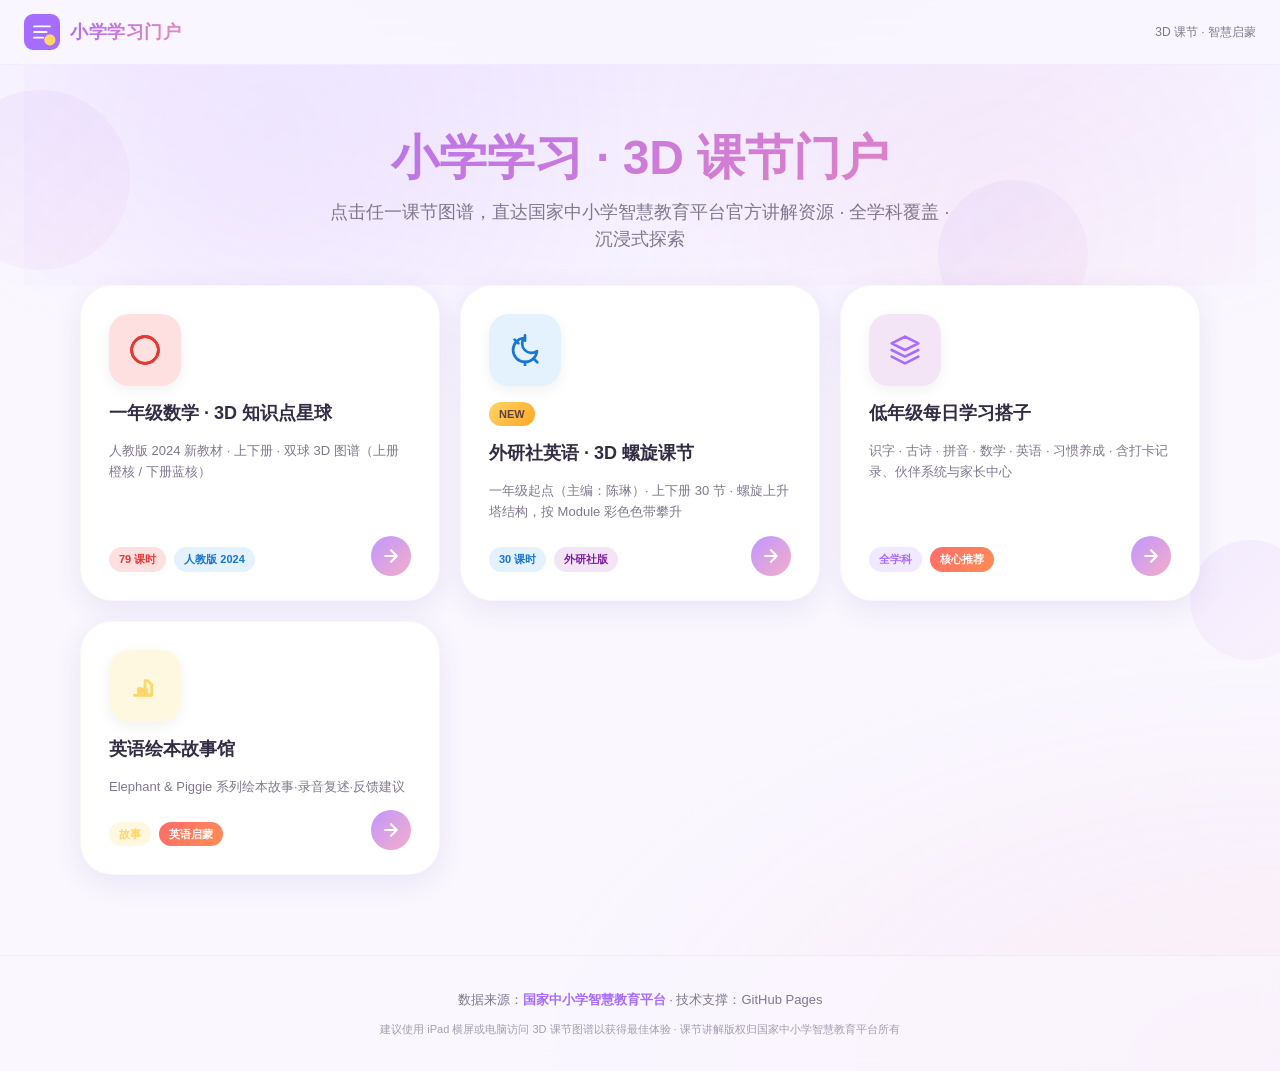
<file: index.html>
<!DOCTYPE html>
<html lang="zh-CN">
<head>
<meta charset="UTF-8">
<meta name="viewport" content="width=device-width,initial-scale=1.0,viewport-fit=cover">
<meta name="apple-mobile-web-app-capable" content="yes">
<meta name="theme-color" content="#A66CFF">
<title>小学学习 · 3D 课节门户</title>
<style>
:root{
  --pri:#A66CFF; --pri-l:#F1E9FF; --pri-d:#8B4AE8;
  --accent:#F28AB2; --accent-l:#FCE4EC;
  --math:#FFD567; --math-l:#FFF8E1;
  --cn:#49C7C0; --cn-l:#E0F7FA;
  --habit:#69C98C; --habit-l:#E8F5E9;
  --eng:#4FC3F7; --eng-l:#E3F2FD;
  --bg:#FAF7FF; --bg-alt:#F5F0FA;
  --card:#FFF; --txt:#332C43; --tx2:#80778E;
  --sh:0 8px 28px rgba(94,70,150,.10);
  --sh-hover:0 16px 48px rgba(94,70,150,.18);
  --r:24px; --r-lg:32px;
  --sb:env(safe-area-inset-bottom,0px);
  --st:env(safe-area-inset-top,0px);
}
*{margin:0;padding:0;box-sizing:border-box;-webkit-tap-highlight-color:transparent}
html{scroll-behavior:smooth}
@media (prefers-reduced-motion:reduce){html{scroll-behavior:auto}*, *::before, *::after{animation-duration:.01ms!important;transition-duration:.01ms!important}}
body{
  font-family:-apple-system,BlinkMacSystemFont,"PingFang SC","Microsoft YaHei",sans-serif;
  background:var(--bg); color:var(--txt);
  min-height:100vh; overflow-x:hidden;
  line-height:1.5; -webkit-font-smoothing:antialiased;
}
@media (orientation:landscape) and (max-height:560px){
  :root{--r:20px; --r-lg:28px}
  .hero{min-height:auto;padding:48px 0}
  .hero h1{font-size:clamp(28px,4.5vw,38px)}
  .hero p{font-size:14px}
  .grid{gap:16px}
  .card{padding:20px}
  .card .icon{width:64px;height:64px;font-size:28px}
  .card h2{font-size:16px}
  footer{padding:20px 24px}
}
@media (orientation:portrait) and (max-width:700px){
  :root{--r:20px; --r-lg:28px}
  .hero{padding:40px 20px}
  .hero h1{font-size:28px}
  .grid{grid-template-columns:1fr;gap:14px;padding:0 16px;padding-bottom:calc(60px+var(--sb))}
  .card{padding:18px}
  .card .icon{width:60px;height:60px;font-size:26px}
  .card h2{font-size:15px}
  footer{padding:18px 16px}
}
.page-wrap{
  display:grid; grid-template-rows:auto 1fr auto; min-height:100vh;
  background:
    radial-gradient(ellipse 80% 50% at 50% -10%, rgba(166,108,255,.12), transparent),
    radial-gradient(ellipse 60% 40% at 100% 100%, rgba(242,138,178,.1), transparent),
    var(--bg);
}
header{
  position:sticky; top:0; z-index:100;
  background:rgba(250,247,255,.85);
  backdrop-filter:blur(12px); -webkit-backdrop-filter:blur(12px);
  border-bottom:1px solid rgba(166,108,255,.08);
  padding:14px 24px; padding-top:max(14px,var(--st));
  display:flex; align-items:center; justify-content:space-between; gap:16px;
  flex-wrap:wrap;
}
.logo{display:flex;align-items:center;gap:10px;text-decoration:none;color:var(--txt)}
.logo svg{width:36px;height:36px;flex-shrink:0}
.logo span{font-size:18px;font-weight:800;letter-spacing:.5px;background:linear-gradient(135deg,var(--pri),var(--accent));-webkit-background-clip:text;background-clip:text;color:transparent}
.tagline{font-size:12px;color:var(--tx2);white-space:nowrap}
main{padding:0 24px}
.hero{
  text-align:center; padding:64px 0 32px;
  position:relative; overflow:hidden;
}
.hero::before{
  content:''; position:absolute; inset:0;
  background:
    radial-gradient(circle at 20% 30%, rgba(166,108,255,.08), transparent 40%),
    radial-gradient(circle at 80% 70%, rgba(242,138,178,.06), transparent 40%);
  pointer-events:none;
}
.hero h1{
  font-size:clamp(32px,5vw,48px); font-weight:800; line-height:1.2;
  background:linear-gradient(135deg,var(--pri),var(--accent),var(--pri));
  background-size:200% 200%; -webkit-background-clip:text; background-clip:text; color:transparent;
  animation:gradientShift 6s ease-in-out infinite;
  margin-bottom:12px; position:relative; z-index:1;
}
@keyframes gradientShift{0%,100%{background-position:0% 50%}50%{background-position:100% 50%}}
.hero p{font-size:clamp(14px,2vw,18px);color:var(--tx2);max-width:640px;margin:0 auto;position:relative;z-index:1}
.grid{
  display:grid;
  grid-template-columns:repeat(3,1fr);
  gap:20px;
  max-width:1120px; margin:0 auto 40px;
  padding-bottom:40px;
}
@media (max-width:1024px){.grid{grid-template-columns:repeat(2,1fr)}}
@media (max-width:700px){.grid{grid-template-columns:1fr}}
.card{
  background:var(--card); border-radius:var(--r-lg); padding:28px;
  box-shadow:var(--sh); border:1px solid rgba(166,108,255,.06);
  display:flex; flex-direction:column; align-items:flex-start; gap:16px;
  text-decoration:none; color:inherit;
  transition:transform .25s cubic-bezier(.2,.8,.2,1), box-shadow .25s, border-color .25s;
  position:relative; overflow:hidden;
}
.card::before{
  content:''; position:absolute; top:0; left:0; right:0; height:4px;
  background:var(--card-accent,var(--pri));
  transform:scaleX(0); transform-origin:left; transition:transform .35s cubic-bezier(.2,.8,.2,1);
}
.card:hover,.card:focus-within{
  transform:translateY(-6px); box-shadow:var(--sh-hover);
  border-color:rgba(166,108,255,.15);
}
.card:hover::before,.card:focus-within::before{transform:scaleX(1)}
.card:active{transform:translateY(-2px) scale(.99)}
.card .icon{
  width:72px; height:72px; border-radius:20px;
  display:flex; align-items:center; justify-content:center;
  font-size:32px; flex-shrink:0;
  background:var(--card-icon-bg,var(--pri-l));
  color:var(--card-icon-color,var(--pri));
  box-shadow:0 4px 14px rgba(0,0,0,.06);
  transition:transform .25s, box-shadow .25s;
}
.card:hover .icon{transform:scale(1.08); box-shadow:0 8px 20px rgba(0,0,0,.1)}
.card h2{font-size:18px;font-weight:800;line-height:1.3}
.card .desc{font-size:13px;color:var(--tx2);line-height:1.6;flex:1}
.card .meta{display:flex;gap:8px;flex-wrap:wrap;margin-top:auto;padding-top:8px}
.badge{
  font-size:11px;font-weight:700;padding:4px 10px;border-radius:100px;
  background:var(--badge-bg,var(--pri-l));color:var(--badge-color,var(--pri));
}
.badge.new{background:linear-gradient(135deg,var(--math),#FFA726);color:#5D4037;animation:pulse 2.5s ease-in-out infinite}
@keyframes pulse{0%,100%{box-shadow:0 0 0 0 rgba(255,213,103,.4)}50%{box-shadow:0 0 0 8px rgba(255,213,103,0)}}
.badge.hot{background:linear-gradient(135deg,#FF6B6B,#FF8E53);color:#FFF}
.card .arrow{
  position:absolute; right:24px; bottom:24px;
  width:40px; height:40px; border-radius:50%;
  background:linear-gradient(135deg,var(--pri),var(--accent));
  color:#FFF; display:flex; align-items:center; justify-content:center;
  font-size:18px; opacity:.7; transform:translateX(-4px);
  transition:transform .25s, opacity .25s;
}
.card:hover .arrow,.card:focus-within .arrow{transform:translateX(4px);opacity:1}
footer{
  text-align:center; padding:32px 24px;
  border-top:1px solid rgba(166,108,255,.08);
  background:rgba(250,247,255,.6); backdrop-filter:blur(8px);
  color:var(--tx2); font-size:13px; line-height:1.8;
}
footer a{color:var(--pri);text-decoration:none;font-weight:600}
footer a:hover{text-decoration:underline}
.copyright{margin-top:8px;font-size:11px;opacity:.7}
.floating-shapes{
  position:fixed; inset:0; pointer-events:none; z-index:0; overflow:hidden;
}
.shape{
  position:absolute; border-radius:50%;
  background:linear-gradient(135deg,rgba(166,108,255,.08),rgba(242,138,178,.05));
  animation:float 20s ease-in-out infinite;
}
.shape:nth-child(1){width:180px;height:180px;top:10%;left:-50px;animation-delay:0s;animation-duration:22s}
.shape:nth-child(2){width:120px;height:120px;top:60%;right:-30px;animation-delay:3s;animation-duration:18s}
.shape:nth-child(3){width:80px;height:80px;bottom:10%;left:10%;animation-delay:6s;animation-duration:25s}
.shape:nth-child(4){width:150px;height:150px;top:20%;right:15%;animation-delay:9s;animation-duration:20s}
@keyframes float{0%,100%{transform:translate(0,0) scale(1)}25%{transform:translate(30px,-20px) scale(1.05)}50%{transform:translate(-20px,30px) scale(.95)}75%{transform:translate(25px,25px) scale(1.02)}}
@media (prefers-reduced-motion:reduce){
  .hero h1{animation:none}
  .shape{animation:none}
  .badge.new{animation:none}
  .card,.card .icon,.card .arrow{transition:none}
}
</style>
</head>
<body>
<div class="floating-shapes" aria-hidden="true">
  <div class="shape"></div><div class="shape"></div><div class="shape"></div><div class="shape"></div>
</div>
<div class="page-wrap">
<header>
  <a href="/" class="logo" aria-label="返回首页">
    <svg viewBox="0 0 64 64" fill="none" xmlns="http://www.w3.org/2000/svg" aria-hidden="true">
      <rect width="64" height="64" rx="16" fill="url(#g)"/>
      <path d="M18 22h28M18 32h22M18 42h16" stroke="white" stroke-width="3.5" stroke-linecap="round"/>
      <circle cx="46" cy="46" r="10" fill="url(#g2)"/>
      <defs>
        <linearGradient id="g" x1="0" y1="0" x2="64" y2="64"><stop offset="0%" stop-color="#A66CFF"/><stop offset="100%" stop-color="#F28AB2"/></linearGradient>
        <linearGradient id="g2" x1="36" y1="36" x2="56" y2="56"><stop offset="0%" stop-color="#FFD567"/><stop offset="100%" stop-color="#FFA726"/></linearGradient>
      </defs>
    </svg>
    <span>小学学习门户</span>
  </a>
  <span class="tagline">3D 课节 · 智慧启蒙</span>
</header>
<main>
  <section class="hero" aria-labelledby="portal-title">
    <h1 id="portal-title">小学学习 · 3D 课节门户</h1>
    <p>点击任一课节图谱，直达国家中小学智慧教育平台官方讲解资源 · 全学科覆盖 · 沉浸式探索</p>
  </section>
  <div class="grid" role="list">
    <!-- 1. 一年级数学 3D 知识点星球 -->
    <a href="/zzxiaoxue/" class="card" role="listitem" aria-label="一年级数学 · 3D 知识点星球 - 人教版 2024 新教材，79 课时双球 3D 图谱">
      <div class="icon" style="--card-icon-bg:#FFE0E0;--card-icon-color:#E53935" aria-hidden="true">
        <svg width="32" height="32" viewBox="0 0 24 24" fill="none" stroke="currentColor" stroke-width="2" stroke-linecap="round" stroke-linejoin="round"><circle cx="12" cy="12" r="10"/><path d="M12 2a10 10 0 0 1 0 20M12 2a10 10 0 0 0 0 20"/><path d="M2 12a10 10 0 0 1 20 0M2 12a10 10 0 0 0 20 0"/></svg>
      </div>
      <h2>一年级数学 · 3D 知识点星球</h2>
      <p class="desc">人教版 2024 新教材 · 上下册 · 双球 3D 图谱（上册橙核 / 下册蓝核）</p>
      <div class="meta">
        <span class="badge" style="--badge-bg:#FFE0E0;--badge-color:#E53935">79 课时</span>
        <span class="badge" style="--badge-bg:#E3F2FD;--badge-color:#1976D2">人教版 2024</span>
      </div>
      <span class="arrow" aria-hidden="true"><svg width="20" height="20" viewBox="0 0 24 24" fill="none" stroke="currentColor" stroke-width="2.5" stroke-linecap="round" stroke-linejoin="round"><path d="M5 12h14M12 5l7 7-7 7"/></svg></span>
    </a>
    <!-- 2. 外研社英语 3D 螺旋课节 -->
    <a href="/zzxiaoxue/fltrp/?v=2" class="card" role="listitem" aria-label="外研社英语 · 3D 螺旋课节 - 一年级起点 30 节，螺旋上升塔结构">
      <div class="icon" style="--card-icon-bg:#E3F2FD;--card-icon-color:#1976D2" aria-hidden="true">
        <svg width="32" height="32" viewBox="0 0 24 24" fill="none" stroke="currentColor" stroke-width="2" stroke-linecap="round" stroke-linejoin="round"><path d="M21 12.79A9 9 0 1 1 11.21 3 7 7 0 0 0 21 12.79z"/><path d="M12 1v4m0 16v4M4.22 4.22l2.83 2.83m11.31 11.31l2.83 2.83"/></svg>
      </div>
      <span class="badge new">NEW</span>
      <h2>外研社英语 · 3D 螺旋课节</h2>
      <p class="desc">一年级起点（主编：陈琳）· 上下册 30 节 · 螺旋上升塔结构，按 Module 彩色色带攀升</p>
      <div class="meta">
        <span class="badge" style="--badge-bg:#E3F2FD;--badge-color:#1976D2">30 课时</span>
        <span class="badge" style="--badge-bg:#F3E5F5;--badge-color:#7B1FA2">外研社版</span>
      </div>
      <span class="arrow" aria-hidden="true"><svg width="20" height="20" viewBox="0 0 24 24" fill="none" stroke="currentColor" stroke-width="2.5" stroke-linecap="round" stroke-linejoin="round"><path d="M5 12h14M12 5l7 7-7 7"/></svg></span>
    </a>
    <!-- 3. 低年级每日学习搭子 -->
    <a href="/youxiao-xianjie/" class="card" role="listitem" aria-label="低年级每日学习搭子 - 拼音·识字·数学·英语·钢琴，含每日计划、伙伴互动与家长中心">
      <div class="icon" style="--card-icon-bg:#F3E5F5;--card-icon-color:#A66CFF" aria-hidden="true">
        <svg width="32" height="32" viewBox="0 0 24 24" fill="none" stroke="currentColor" stroke-width="2" stroke-linecap="round" stroke-linejoin="round"><path d="M12 2L2 7l10 5 10-5-10-5zM2 17l10 5 10-5M2 12l10 5 10-5"/></svg>
      </div>
      <h2>低年级每日学习搭子</h2>
      <p class="desc">识字 · 古诗 · 拼音 · 数学 · 英语 · 习惯养成 · 含打卡记录、伙伴系统与家长中心</p>
      <div class="meta">
        <span class="badge" style="--badge-bg:#F1E9FF;--badge-color:#A66CFF">全学科</span>
        <span class="badge hot">核心推荐</span>
      </div>
      <span class="arrow" aria-hidden="true"><svg width="20" height="20" viewBox="0 0 24 24" fill="none" stroke="currentColor" stroke-width="2.5" stroke-linecap="round" stroke-linejoin="round"><path d="M5 12h14M12 5l7 7-7 7"/></svg></span>
    </a>
    <!-- 4. 英语绘本故事馆 -->
    <a href="/english-story.html" class="card" role="listitem" aria-label="英语绘本故事馆 - Elephant & Piggie 系列绘本故事·录音复述·反馈建议">
      <div class="icon" style="--card-icon-bg:#FFF8E1;--card-icon-color:#FFD567" aria-hidden="true">
        <svg width="32" height="32" viewBox="0 0 24 24" fill="none" stroke="currentColor" stroke-width="2" stroke-linecap="round" stroke-linejoin="round"><path d="M4 19h11l-3-3V8h2l3 3v8zM9 14h-2v3h2v-2zm4 0h-2v3h2v-2z"/></svg>
      </div>
      <h2>英语绘本故事馆</h2>
      <p class="desc">Elephant & Piggie 系列绘本故事·录音复述·反馈建议</p>
      <div class="meta">
        <span class="badge" style="--badge-bg:#FFF8E1;--badge-color:#FFD567">故事</span>
        <span class="badge hot">英语启蒙</span>
      </div>
      <span class="arrow" aria-hidden="true"><svg width="20" height="20" viewBox="0 0 24 24" fill="none" stroke="currentColor" stroke-width="2.5" stroke-linecap="round" stroke-linejoin="round"><path d="M5 12h14M12 5l7 7-7 7"/></svg></span>
    </a>
  </div>
</main>
<footer>
  <p>数据来源：<a href="https://basic.smartedu.cn/" target="_blank" rel="noopener">国家中小学智慧教育平台</a> · 技术支撑：GitHub Pages</p>
  <p class="copyright">建议使用 iPad 横屏或电脑访问 3D 课节图谱以获得最佳体验 · 课节讲解版权归国家中小学智慧教育平台所有</p>
</footer>
</div>
</body>
</html>
</file>
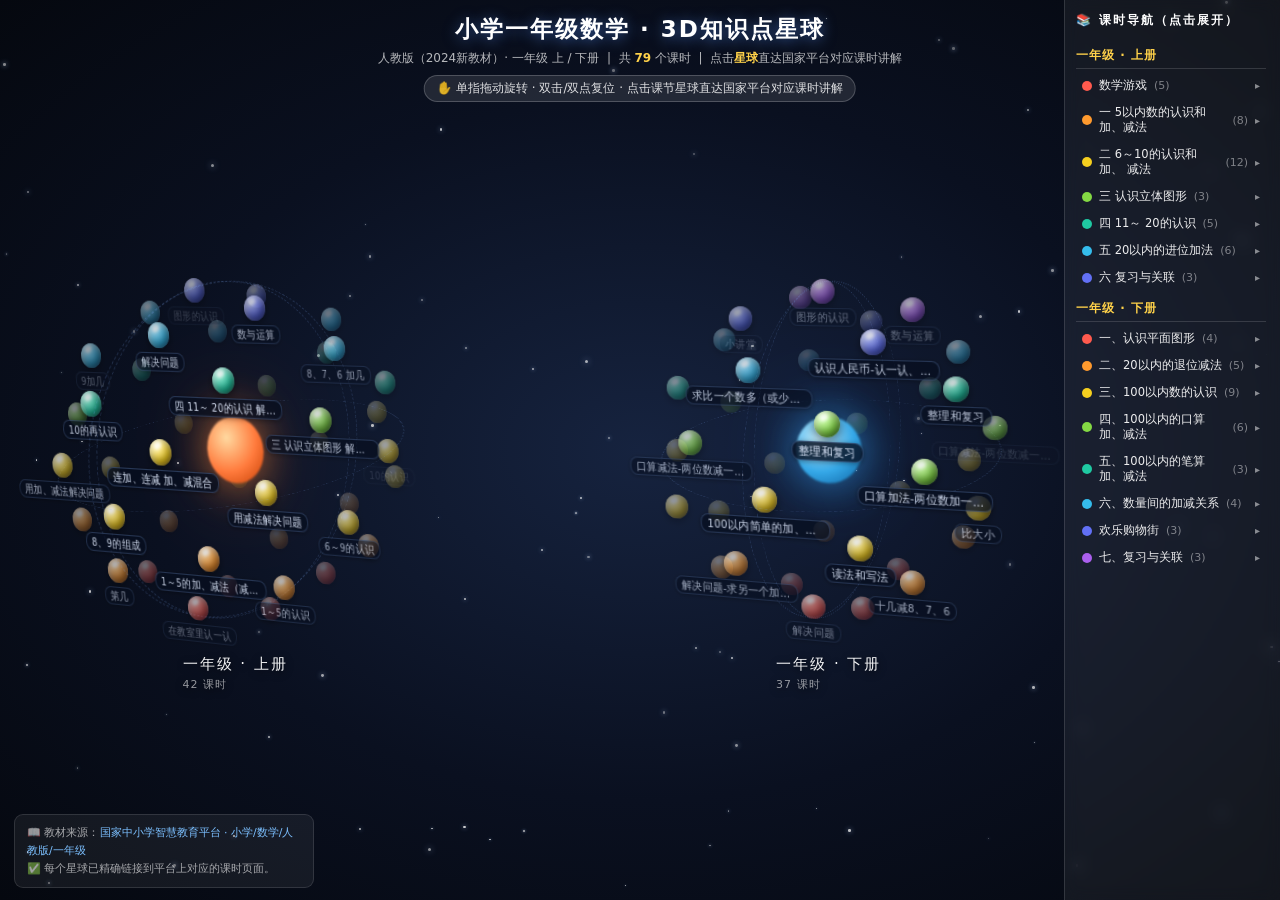
<file: zzxiaoxue/index.html>
<!DOCTYPE html>
<html lang="zh-CN">
<head>
    <meta charset="UTF-8">
    <meta name="viewport" content="width=device-width, initial-scale=1.0">
    <title>小学一年级数学 · 3D知识点星球（人教版2024）</title>
    <meta name="description" content="小学一年级数学（人教版2024新教材）上下册 79 个课时的 3D 知识图谱，点击任一课节星球直达国家中小学智慧教育平台对应课时讲解。">
    <meta name="theme-color" content="#0a1020">
    <meta name="apple-mobile-web-app-capable" content="yes">
    <meta name="apple-mobile-web-app-status-bar-style" content="black-translucent">
    <meta name="apple-mobile-web-app-title" content="一年级数学3D">
    <meta property="og:title" content="小学一年级数学 · 3D知识点星球">
    <meta property="og:description" content="79 个课时 · 点击直达国家中小学智慧教育平台">
    <meta property="og:type" content="website">
    <link rel="icon" href="data:image/svg+xml,%3Csvg xmlns='http://www.w3.org/2000/svg' viewBox='0 0 64 64'%3E%3Ccircle cx='32' cy='32' r='30' fill='%230a1020'/%3E%3Ccircle cx='22' cy='26' r='11' fill='%23ff9a2e'/%3E%3Ccircle cx='44' cy='40' r='9' fill='%2335bcec'/%3E%3Ccircle cx='41' cy='19' r='5' fill='%23f5cf1f'/%3E%3Ccircle cx='20' cy='47' r='4' fill='%2384d944'/%3E%3C/svg%3E">
    <style>
        * { margin: 0; padding: 0; box-sizing: border-box; }
        html, body { width: 100%; height: 100%; overflow: hidden; background: radial-gradient(ellipse at center, #16233f 0%, #0a1020 55%, #05080f 100%); font-family: "Microsoft YaHei", "PingFang SC", system-ui, sans-serif; }
        body { user-select: none; -webkit-user-select: none; -webkit-tap-highlight-color: transparent; }
        #stars { position: fixed; inset: 0; z-index: 0; pointer-events: none; }

        /* 3D 舞台 */
        #stage { position: fixed; inset: 0; z-index: 1; perspective: 1500px; cursor: grab; touch-action: none; }
        #stage.dragging { cursor: grabbing; }
        #scene { position: absolute; left: 50%; top: 50%; width: 0; height: 0; transform-style: preserve-3d; }
        .sphere { position: absolute; left: 0; top: 0; width: 0; height: 0; transform-style: preserve-3d; }
        #sphereA { transform: translate3d(-300px, 0, 0); }
        #sphereB { transform: translate3d(300px, 0, 0); }
        .spin { position: absolute; left: 0; top: 0; width: 0; height: 0; transform-style: preserve-3d; }

        /* 轨道 */
        .ring { position: absolute; left: -170px; top: -170px; width: 340px; height: 340px; border-radius: 50%; border: 1.5px dashed rgba(130,175,255,.22); }
        .ring.r1 { transform: rotateX(78deg); }
        .ring.r2 { transform: rotateY(76deg) rotateZ(24deg); }
        .ring.r3 { transform: rotateZ(88deg) rotateX(80deg); }

        /* 中心核心（区分上下册） */
        .core { position: absolute; left: -34px; top: -34px; width: 68px; height: 68px; border-radius: 50%; filter: blur(1px); }
        #sphereA .core { background: radial-gradient(circle at 35% 32%, #ffd9a0, #ff7a3c 55%, #c33c00); box-shadow: 0 0 45px rgba(255,140,60,.65), 0 0 90px rgba(255,100,30,.35); }
        #sphereB .core { background: radial-gradient(circle at 35% 32%, #c7f0ff, #35a8e8 55%, #0a5f9e); box-shadow: 0 0 45px rgba(60,170,255,.65), 0 0 90px rgba(30,120,255,.35); }

        /* 课节节点 */
        .node { position: absolute; left: 0; top: 0; width: 24px; height: 24px; margin: -12px 0 0 -12px; border-radius: 50%; transform-style: preserve-3d; cursor: pointer; transition: box-shadow .15s; }
        .node .ball { position: absolute; inset: 0; border-radius: 50%; box-shadow: inset -3px -4px 8px rgba(0,0,0,.5), inset 2px 3px 6px rgba(255,255,255,.6), 0 3px 8px rgba(0,0,0,.5); }
        .node .ball::after { content: ""; position: absolute; top: 12%; left: 20%; width: 32%; height: 24%; border-radius: 50%; background: rgba(255,255,255,.8); filter: blur(1.5px); transform: rotate(-25deg); }
        .node:hover { z-index: 999; }
        .node:hover .ball { box-shadow: 0 0 0 3px rgba(255,255,255,.9), 0 0 22px rgba(255,255,255,.85), inset -3px -4px 8px rgba(0,0,0,.5); }

        /* 直接显示的课名标签（billboard：始终正对屏幕，按深度淡出） */
        .node .label {
            position: absolute; left: 50%; top: 100%;
            transform: translateX(-50%);
            transform-origin: 50% 0;
            margin-top: 4px;
            max-width: 132px;
            padding: 1px 6px;
            border-radius: 8px;
            background: rgba(6, 13, 30, .82);
            border: 1px solid rgba(140, 185, 255, .26);
            color: #e2ecff;
            font-size: 10.5px;
            line-height: 1.35;
            white-space: nowrap;
            overflow: hidden;
            text-overflow: ellipsis;
            pointer-events: none;
            box-shadow: 0 1px 5px rgba(0,0,0,.4);
            letter-spacing: .3px;
            opacity: 0;
            transition: color .12s, border-color .12s, background .12s;
        }
        .node:hover .label { color: #ffd24a; border-color: rgba(255,210,74,.5); background: rgba(20, 30, 56, .92); }

        .c0 .ball { background: radial-gradient(circle at 33% 30%, #ffb3a6, #ff5a4e 60%, #b3162f); }
        .c1 .ball { background: radial-gradient(circle at 33% 30%, #ffd9a0, #ff9a2e 60%, #c65a00); }
        .c2 .ball { background: radial-gradient(circle at 33% 30%, #fff5b8, #f5cf1f 60%, #b3890a); }
        .c3 .ball { background: radial-gradient(circle at 33% 30%, #d6ffb8, #84d944 60%, #3f8f1c); }
        .c4 .ball { background: radial-gradient(circle at 33% 30%, #a8f7dd, #1fc9a2 60%, #087e63); }
        .c5 .ball { background: radial-gradient(circle at 33% 30%, #a8e8ff, #35bcec 60%, #0b6fa8); }
        .c6 .ball { background: radial-gradient(circle at 33% 30%, #c2cbff, #6270f5 60%, #2a38bd); }
        .c7 .ball { background: radial-gradient(circle at 33% 30%, #ecc4ff, #ab5fee 60%, #6023ad); }

        /* HUD */
        #hud { position: fixed; top: 14px; left: 50%; transform: translateX(-50%); z-index: 5; text-align: center; pointer-events: none; }
        #hud h1 { font-size: 23px; color: #fff; letter-spacing: 2px; text-shadow: 0 2px 14px rgba(90,150,255,.55); }
        #hud .sub { margin-top: 5px; font-size: 12px; color: rgba(255,255,255,.7); }
        #hud .sub b { color: #ffd24a; }
        #hint { display: inline-block; margin-top: 8px; padding: 4px 12px; border-radius: 20px; background: rgba(255,255,255,.1); border: 1px solid rgba(255,255,255,.2); color: rgba(255,255,255,.85); font-size: 12px; }

        /* 球标识 */
        .volTag { position: fixed; z-index: 4; font-size: 15px; color: #fff; letter-spacing: 2px; text-shadow: 0 2px 10px rgba(0,0,0,.7); pointer-events: none; opacity: .95; transform: translate(-50%, 0); white-space: nowrap; }
        .volTag span { display: block; font-size: 11px; color: rgba(255,255,255,.6); letter-spacing: 1px; margin-top: 3px; }

        /* tooltip */
        #tooltip { position: fixed; z-index: 9; max-width: 300px; padding: 9px 13px; border-radius: 10px; background: rgba(8,15,32,.95); border: 1px solid rgba(120,170,255,.5); color: #fff; font-size: 13px; line-height: 1.6; box-shadow: 0 8px 28px rgba(0,0,0,.6); opacity: 0; pointer-events: none; transition: opacity .12s; }
        #tooltip .t-name { font-size: 14px; font-weight: bold; color: #ffd24a; }
        #tooltip .t-unit { color: rgba(255,255,255,.72); font-size: 12px; }
        #tooltip .t-go { margin-top: 3px; color: #6fb4ff; font-size: 11px; }

        /* 图例 */
        #legend { position: fixed; right: 0; top: 0; bottom: 0; z-index: 5; width: 268px; padding: 14px 10px 14px 14px; background: rgba(255,255,255,.06); border-left: 1px solid rgba(255,255,255,.13); backdrop-filter: blur(8px); display: flex; flex-direction: column; }
        #legend h3 { color: #fff; font-size: 13px; letter-spacing: 2px; margin-bottom: 8px; }
        #legendBody { flex: 1; overflow-y: auto; padding-right: 6px; }
        #legendBody::-webkit-scrollbar { width: 5px; }
        #legendBody::-webkit-scrollbar-thumb { background: rgba(255,255,255,.22); border-radius: 3px; }
        .lg-vol { margin: 10px 0 4px; font-size: 12px; font-weight: bold; color: #ffd24a; letter-spacing: 1px; border-bottom: 1px solid rgba(255,255,255,.14); padding-bottom: 4px; }
        .lg-unit { display: flex; align-items: center; gap: 7px; padding: 5px 6px; margin: 2px 0; border-radius: 6px; color: rgba(255,255,255,.92); font-size: 12px; cursor: pointer; }
        .lg-unit:hover { background: rgba(255,255,255,.12); }
        .lg-dot { width: 10px; height: 10px; border-radius: 50%; flex-shrink: 0; }
        .lg-caret { margin-left: auto; font-size: 10px; color: rgba(255,255,255,.5); transition: transform .18s; }
        .lg-lessons { display: none; margin: 2px 0 6px 18px; }
        .lg-lessons.open { display: block; }
        .lg-lesson { padding: 4px 8px; margin: 1px 0; border-radius: 5px; font-size: 12px; color: rgba(255,255,255,.75); cursor: pointer; line-height: 1.4; }
        .lg-lesson:hover { background: rgba(120,180,255,.22); color: #fff; }

        /* 来源 */
        #src { position: fixed; left: 14px; bottom: 12px; z-index: 5; max-width: 300px; padding: 9px 12px; border-radius: 9px; background: rgba(255,255,255,.06); border: 1px solid rgba(255,255,255,.12); color: rgba(255,255,255,.62); font-size: 11px; line-height: 1.65; }
        #src a { color: #7cc0ff; text-decoration: none; }

        /* ============ 响应式：iPad 横屏 / 竖屏 / 手机 ============ */
        /* 窄一点时图例栏收窄，把宽度让给 3D 舞台 */
        @media (max-width: 1280px) {
            #legend { width: 216px; padding: 12px 8px 12px 11px; }
            #legend h3 { font-size: 12px; }
            .lg-unit, .lg-lesson { font-size: 11.5px; }
        }
        /* 竖屏 / 小屏：隐藏侧栏与来源，全屏给 3D */
        @media (max-width: 860px) {
            #legend { display: none; }
            #src { display: none; }
            #hud h1 { font-size: 18px; }
            #hud .sub { font-size: 11px; }
        }
        /* 横屏高度不足（iPad 横屏 768/810/820）时压缩 HUD */
        @media (max-height: 700px) {
            #hud { top: 8px; }
            #hud h1 { font-size: 18px; letter-spacing: 1px; }
            #hud .sub { margin-top: 3px; font-size: 11px; }
            #hint { margin-top: 5px; padding: 3px 10px; font-size: 11px; }
            .volTag { font-size: 13px; }
            .volTag span { font-size: 10px; }
        }
        /* 触屏（iPad / 手机）：放大点击热区、关闭 hover 依赖 */
        @media (pointer: coarse) {
            .node::before { content: ""; position: absolute; inset: -12px; border-radius: 50%; }
            .node .label { font-size: 11px; max-width: 128px; }
            #legendBody { -webkit-overflow-scrolling: touch; }
            .lg-lesson { padding: 7px 8px; }
        }
    </style>
</head>
<body>
    <div id="stars"></div>
    <div id="stage">
        <div id="scene">
            <div class="sphere" id="sphereA"><div class="spin" id="spinA"></div></div>
            <div class="sphere" id="sphereB"><div class="spin" id="spinB"></div></div>
        </div>
    </div>

    <div id="hud">
        <h1>小学一年级数学 · 3D知识点星球</h1>
        <div class="sub">人教版（2024新教材）· 一年级 上 / 下册 &nbsp;|&nbsp; 共 <b id="cnt">0</b> 个课时 &nbsp;|&nbsp; 点击<b>星球</b>直达国家平台对应课时讲解</div>
        <div id="hint">✋ 单指拖动旋转 · 双击/双点复位 · 点击课节星球直达国家平台对应课时讲解</div>
    </div>

    <div class="volTag" id="tagA">一年级 · 上册<span id="cntA">0 课时</span></div>
    <div class="volTag" id="tagB">一年级 · 下册<span id="cntB">0 课时</span></div>

    <div id="tooltip"></div>

    <aside id="legend">
        <h3>📚 课时导航（点击展开）</h3>
        <div id="legendBody"></div>
    </aside>

    <div id="src">
        📖 教材来源：<a href="https://basic.smartedu.cn/syncClassroom/prepare?defaultTag=e7bbb2de-0590-11ed-9c79-92fc3b3249d5%2Fe7bbcf80-0590-11ed-9c79-92fc3b3249d5%2Fff8080814371757b01437c363a187b0a%2Fe7bbd296-0590-11ed-9c79-92fc3b3249d5%2Fff8080814371757b014390f883db0453%2F5136342961" target="_blank" rel="noopener">国家中小学智慧教育平台 · 小学/数学/人教版/一年级</a><br>
        ✅ 每个星球已精确链接到平台上对应的课时页面。
    </div>

<script>
var KNOWLEDGE = [{"name":"在校园里找一找","unit":"数学游戏","vol":"A","cid":0,"url":"https://basic.smartedu.cn/syncClassroom/classActivity?activityId=a817b06d-5d49-e59f-1bff-354e28f85d6e&chapterId=2524deea-316d-4978-85a3-fdaac5ac3c6b&teachingmaterialId=ba9d9c0b-2c1c-4bba-84d7-369fb405bb13&fromPrepare=1"},{"name":"在操场上玩一玩","unit":"数学游戏","vol":"A","cid":0,"url":"https://basic.smartedu.cn/syncClassroom/classActivity?activityId=f4ef48f1-2f0b-60e2-f3f8-fca9877dca02&chapterId=0ec44b98-caf0-499b-903a-7724fc21032f&teachingmaterialId=ba9d9c0b-2c1c-4bba-84d7-369fb405bb13&fromPrepare=1"},{"name":"在教室里认一认","unit":"数学游戏","vol":"A","cid":0,"url":"https://basic.smartedu.cn/syncClassroom/classActivity?activityId=b0b7e9fe-ec7f-39be-52e2-420b03c1aa8f&chapterId=27ef31a3-a3a4-475c-b5ce-ea8abff9a1a4&teachingmaterialId=ba9d9c0b-2c1c-4bba-84d7-369fb405bb13&fromPrepare=1"},{"name":"在教室里玩一玩","unit":"数学游戏","vol":"A","cid":0,"url":"https://basic.smartedu.cn/syncClassroom/classActivity?activityId=ac17e8bb-f3f7-7889-4aca-e61e3981131e&chapterId=c05e3de7-5ace-42dc-b192-71891ae3104e&teachingmaterialId=ba9d9c0b-2c1c-4bba-84d7-369fb405bb13&fromPrepare=1"},{"name":"学习准备","unit":"数学游戏","vol":"A","cid":0,"url":"https://basic.smartedu.cn/syncClassroom/classActivity?activityId=1f16d287-aefe-9b32-62c5-c39908911df4&chapterId=a4706af0-8324-44ae-b1db-c8be2a38fb3e&teachingmaterialId=ba9d9c0b-2c1c-4bba-84d7-369fb405bb13&fromPrepare=1"},{"name":"1～5的认识","unit":"一  5以内数的认识和加、减法","vol":"A","cid":1,"url":"https://basic.smartedu.cn/syncClassroom/classActivity?activityId=fa3a9a7c-9085-519a-e9cb-4c8c1f3761dc&chapterId=45a1c85b-4c52-47c6-920d-c485f21bb8ad&teachingmaterialId=ba9d9c0b-2c1c-4bba-84d7-369fb405bb13&fromPrepare=1"},{"name":"比大小","unit":"一  5以内数的认识和加、减法","vol":"A","cid":1,"url":"https://basic.smartedu.cn/syncClassroom/classActivity?activityId=f348c8fc-a857-c352-eff7-fab9d6ef1220&chapterId=32aff930-d2cb-475f-8263-acf853fd4edf&teachingmaterialId=ba9d9c0b-2c1c-4bba-84d7-369fb405bb13&fromPrepare=1"},{"name":"第几","unit":"一  5以内数的认识和加、减法","vol":"A","cid":1,"url":"https://basic.smartedu.cn/syncClassroom/classActivity?activityId=d2745ed6-8864-3057-730f-a6eba6c195ce&chapterId=803c9ac0-d35c-47a6-9a86-019581b8f4f7&teachingmaterialId=ba9d9c0b-2c1c-4bba-84d7-369fb405bb13&fromPrepare=1"},{"name":"分与合","unit":"一  5以内数的认识和加、减法","vol":"A","cid":1,"url":"https://basic.smartedu.cn/syncClassroom/classActivity?activityId=67c1abcf-6491-9cc7-f60c-5d59b15d5584&chapterId=2a0eae67-3639-46ec-abde-d3f879f88245&teachingmaterialId=ba9d9c0b-2c1c-4bba-84d7-369fb405bb13&fromPrepare=1"},{"name":"1～5的加、减法（加法）","unit":"一  5以内数的认识和加、减法","vol":"A","cid":1,"url":"https://basic.smartedu.cn/syncClassroom/classActivity?activityId=b6453fac-23c2-234a-a5a2-9331715f1d62&chapterId=21fab431-9322-4bb0-aee8-1c4ad644bf55&teachingmaterialId=ba9d9c0b-2c1c-4bba-84d7-369fb405bb13&fromPrepare=1"},{"name":"1～5的加、减法（减法）","unit":"一  5以内数的认识和加、减法","vol":"A","cid":1,"url":"https://basic.smartedu.cn/syncClassroom/classActivity?activityId=acd20a51-99e5-4353-1aae-593666583be8&chapterId=0da8a119-4bc0-48c7-9fd7-9dc8c1c1fd34&teachingmaterialId=ba9d9c0b-2c1c-4bba-84d7-369fb405bb13&fromPrepare=1"},{"name":"0的认识和加、减法","unit":"一  5以内数的认识和加、减法","vol":"A","cid":1,"url":"https://basic.smartedu.cn/syncClassroom/classActivity?activityId=a140e076-0d3d-2aa1-af4b-c5813cc03daa&chapterId=43bbcbb2-3898-444e-9da5-5302124adc63&teachingmaterialId=ba9d9c0b-2c1c-4bba-84d7-369fb405bb13&fromPrepare=1"},{"name":"整理和复习","unit":"一  5以内数的认识和加、减法","vol":"A","cid":1,"url":"https://basic.smartedu.cn/syncClassroom/classActivity?activityId=c9c99c96-6705-657f-b16e-168ccb0ca099&chapterId=5cd47ba3-5d21-48a1-9fc8-a41358ecc4bd&teachingmaterialId=ba9d9c0b-2c1c-4bba-84d7-369fb405bb13&fromPrepare=1"},{"name":"6～9的认识","unit":"二  6～10的认识和加、 减法","vol":"A","cid":2,"url":"https://basic.smartedu.cn/syncClassroom/classActivity?activityId=179006a9-05e3-4549-31ff-15b176050f6d&chapterId=63374f0f-4b61-4489-ae3c-d728e7f84f99&teachingmaterialId=ba9d9c0b-2c1c-4bba-84d7-369fb405bb13&fromPrepare=1"},{"name":"6、7的组成","unit":"二  6～10的认识和加、 减法","vol":"A","cid":2,"url":"https://basic.smartedu.cn/syncClassroom/classActivity?activityId=f72b75e0-613b-fb2b-3742-42dc27855511&chapterId=32da27ea-76e9-420c-8d9c-bc63f6590246&teachingmaterialId=ba9d9c0b-2c1c-4bba-84d7-369fb405bb13&fromPrepare=1"},{"name":"8、9的组成","unit":"二  6～10的认识和加、 减法","vol":"A","cid":2,"url":"https://basic.smartedu.cn/syncClassroom/classActivity?activityId=7d8dea36-674b-5a17-fd58-75852abb2226&chapterId=845af17e-41c3-4830-b711-f7bd69cdb38a&teachingmaterialId=ba9d9c0b-2c1c-4bba-84d7-369fb405bb13&fromPrepare=1"},{"name":"6和7的加、减法","unit":"二  6～10的认识和加、 减法","vol":"A","cid":2,"url":"https://basic.smartedu.cn/syncClassroom/classActivity?activityId=c7ae2fa4-bf3c-37e5-d361-56797379f516&chapterId=07815274-f506-4b4a-a372-f97c9551a2a1&teachingmaterialId=ba9d9c0b-2c1c-4bba-84d7-369fb405bb13&fromPrepare=1"},{"name":"用加法解决问题","unit":"二  6～10的认识和加、 减法","vol":"A","cid":2,"url":"https://basic.smartedu.cn/syncClassroom/classActivity?activityId=735832c1-f295-1044-5fcf-02c306508bf5&chapterId=4e9300c7-f642-4e63-9dbc-831f387b0d0f&teachingmaterialId=ba9d9c0b-2c1c-4bba-84d7-369fb405bb13&fromPrepare=1"},{"name":"用减法解决问题","unit":"二  6～10的认识和加、 减法","vol":"A","cid":2,"url":"https://basic.smartedu.cn/syncClassroom/classActivity?activityId=c59c69f5-3dbb-27f2-a16c-d0ac80eea596&chapterId=49834875-9cd9-43ba-a6b6-31bedc3aaf02&teachingmaterialId=ba9d9c0b-2c1c-4bba-84d7-369fb405bb13&fromPrepare=1"},{"name":"8和9的加、减法","unit":"二  6～10的认识和加、 减法","vol":"A","cid":2,"url":"https://basic.smartedu.cn/syncClassroom/classActivity?activityId=3f32674a-10bd-7a85-d5fa-51c2213a8608&chapterId=df1f642c-3951-4b8c-a7fb-f82c4079e7b2&teachingmaterialId=ba9d9c0b-2c1c-4bba-84d7-369fb405bb13&fromPrepare=1"},{"name":"用加、减法解决问题","unit":"二  6～10的认识和加、 减法","vol":"A","cid":2,"url":"https://basic.smartedu.cn/syncClassroom/classActivity?activityId=1abfb058-1d89-2c76-5f60-7caac9feabc9&chapterId=ca0002bc-3bc7-4bef-97b4-15f388bcd08c&teachingmaterialId=ba9d9c0b-2c1c-4bba-84d7-369fb405bb13&fromPrepare=1"},{"name":"10的认识","unit":"二  6～10的认识和加、 减法","vol":"A","cid":2,"url":"https://basic.smartedu.cn/syncClassroom/classActivity?activityId=8a281c2d-a1f5-0d76-a939-8cbeb80f89c0&chapterId=025eb1c5-b5cc-483d-ac4f-a192a75451c0&teachingmaterialId=ba9d9c0b-2c1c-4bba-84d7-369fb405bb13&fromPrepare=1"},{"name":"10的加、减法","unit":"二  6～10的认识和加、 减法","vol":"A","cid":2,"url":"https://basic.smartedu.cn/syncClassroom/classActivity?activityId=f7236e0d-f009-ef88-dabe-c7c524f02803&chapterId=c498aca2-280e-4e41-a6d3-bd50d3da7b9a&teachingmaterialId=ba9d9c0b-2c1c-4bba-84d7-369fb405bb13&fromPrepare=1"},{"name":"连加、连减  加、减混合","unit":"二  6～10的认识和加、 减法","vol":"A","cid":2,"url":"https://basic.smartedu.cn/syncClassroom/classActivity?activityId=c947da10-5804-f38f-48f6-601310ed421d&chapterId=630133ba-c675-4e97-b6de-7d8d11289fc9&teachingmaterialId=ba9d9c0b-2c1c-4bba-84d7-369fb405bb13&fromPrepare=1"},{"name":"二  6～10的认识和加、 减法 整理和复习","unit":"二  6～10的认识和加、 减法","vol":"A","cid":2,"url":"https://basic.smartedu.cn/syncClassroom/classActivity?activityId=f699e3cb-294c-fc75-6579-2582ce0d43ca&chapterId=fdeead26-c1bc-4602-969c-fc1fcb341008&teachingmaterialId=ba9d9c0b-2c1c-4bba-84d7-369fb405bb13&fromPrepare=1"},{"name":"认识立体图形","unit":"三  认识立体图形","vol":"A","cid":3,"url":"https://basic.smartedu.cn/syncClassroom/classActivity?activityId=4a0b4e6f-48d6-6653-351a-e295bb64b8fe&chapterId=dbffad54-ac1d-461e-beb5-b2384e0fa680&teachingmaterialId=ba9d9c0b-2c1c-4bba-84d7-369fb405bb13&fromPrepare=1"},{"name":"三  认识立体图形 解决问题","unit":"三  认识立体图形","vol":"A","cid":3,"url":"https://basic.smartedu.cn/syncClassroom/classActivity?activityId=a8708e32-e30f-3112-6895-ad7a521aed13&chapterId=33886039-c4f2-41f5-9bd3-6daf9547184a&teachingmaterialId=ba9d9c0b-2c1c-4bba-84d7-369fb405bb13&fromPrepare=1"},{"name":"拼一拼","unit":"三  认识立体图形","vol":"A","cid":3,"url":"https://basic.smartedu.cn/syncClassroom/classActivity?activityId=c72fb937-0099-5585-88e6-a0981da97831&chapterId=b91ba558-d66a-47c5-809a-2843ef6e3f20&teachingmaterialId=ba9d9c0b-2c1c-4bba-84d7-369fb405bb13&fromPrepare=1"},{"name":"10的再认识","unit":"四 11～ 20的认识","vol":"A","cid":4,"url":"https://basic.smartedu.cn/syncClassroom/classActivity?activityId=283c50dc-d518-e5a4-ae17-b4c37df65186&chapterId=7415785b-3fd8-495f-81e7-81bcdb327c0a&teachingmaterialId=ba9d9c0b-2c1c-4bba-84d7-369fb405bb13&fromPrepare=1"},{"name":"11～20 的认识","unit":"四 11～ 20的认识","vol":"A","cid":4,"url":"https://basic.smartedu.cn/syncClassroom/classActivity?activityId=359c7317-335c-2f30-a5bc-6f6b71e3a172&chapterId=a3322c42-147e-4ccd-80a0-3d1b3e341428&teachingmaterialId=ba9d9c0b-2c1c-4bba-84d7-369fb405bb13&fromPrepare=1"},{"name":"简单加、减法","unit":"四 11～ 20的认识","vol":"A","cid":4,"url":"https://basic.smartedu.cn/syncClassroom/classActivity?activityId=f79b6ffa-a492-c96a-5cfa-e75d5021989e&chapterId=4868b198-14ac-4f85-8e55-ccaaef49f888&teachingmaterialId=ba9d9c0b-2c1c-4bba-84d7-369fb405bb13&fromPrepare=1"},{"name":"四 11～ 20的认识 解决问题","unit":"四 11～ 20的认识","vol":"A","cid":4,"url":"https://basic.smartedu.cn/syncClassroom/classActivity?activityId=f385cfca-6868-a298-0fe4-63a319709359&chapterId=a6b85a1c-cfda-4627-9115-2aa6ab16ca69&teachingmaterialId=ba9d9c0b-2c1c-4bba-84d7-369fb405bb13&fromPrepare=1"},{"name":"四 11～ 20的认识 整理和复习","unit":"四 11～ 20的认识","vol":"A","cid":4,"url":"https://basic.smartedu.cn/syncClassroom/classActivity?activityId=d11684eb-6c3c-4176-da66-017b51cf16cb&chapterId=ab5809e7-f2b5-4516-b035-dd54115ea0f9&teachingmaterialId=ba9d9c0b-2c1c-4bba-84d7-369fb405bb13&fromPrepare=1"},{"name":"9加几","unit":"五 20以内的进位加法","vol":"A","cid":5,"url":"https://basic.smartedu.cn/syncClassroom/classActivity?activityId=5eb2ceed-819e-0017-0e1c-bbb060b74c4b&chapterId=997f0de7-a128-44ee-b0cd-0a8f97887c1f&teachingmaterialId=ba9d9c0b-2c1c-4bba-84d7-369fb405bb13&fromPrepare=1"},{"name":"8、7、6 加几","unit":"五 20以内的进位加法","vol":"A","cid":5,"url":"https://basic.smartedu.cn/syncClassroom/classActivity?activityId=dce4f148-d4da-cc78-ce7c-10a841a3ac80&chapterId=761be111-be28-4b60-a16a-514a8dc22e2f&teachingmaterialId=ba9d9c0b-2c1c-4bba-84d7-369fb405bb13&fromPrepare=1"},{"name":"5、4、3、2 加几","unit":"五 20以内的进位加法","vol":"A","cid":5,"url":"https://basic.smartedu.cn/syncClassroom/classActivity?activityId=397ffa22-57f5-5c9e-f75a-69e95c2c73ce&chapterId=db848b0f-fc25-4806-bb02-f6b49226d0a3&teachingmaterialId=ba9d9c0b-2c1c-4bba-84d7-369fb405bb13&fromPrepare=1"},{"name":"解决问题","unit":"五 20以内的进位加法","vol":"A","cid":5,"url":"https://basic.smartedu.cn/syncClassroom/classActivity?activityId=112728c2-9042-3ae6-0d90-1c03db368f03&chapterId=35590aa5-150b-4b1c-a1d2-a83621299dd3&teachingmaterialId=ba9d9c0b-2c1c-4bba-84d7-369fb405bb13&fromPrepare=1"},{"name":"逆向用加法解决问题","unit":"五 20以内的进位加法","vol":"A","cid":5,"url":"https://basic.smartedu.cn/syncClassroom/classActivity?activityId=4805e566-03e2-8d8b-499c-5744d08e293b&chapterId=7f801c99-039e-42d2-adae-8bbb9558fd16&teachingmaterialId=ba9d9c0b-2c1c-4bba-84d7-369fb405bb13&fromPrepare=1"},{"name":"整理和复习","unit":"五 20以内的进位加法","vol":"A","cid":5,"url":"https://basic.smartedu.cn/syncClassroom/classActivity?activityId=d7643a2d-f204-5efb-0baf-0d203a35762d&chapterId=dcf4353d-bcb9-4774-9f43-f8c1924fa5c6&teachingmaterialId=ba9d9c0b-2c1c-4bba-84d7-369fb405bb13&fromPrepare=1"},{"name":"数与运算","unit":"六 复习与关联","vol":"A","cid":6,"url":"https://basic.smartedu.cn/syncClassroom/classActivity?activityId=e48464f1-0169-32b4-ff40-a110b1ca88c6&chapterId=2eb14b17-e5f8-473d-95d3-05083e4960a5&teachingmaterialId=ba9d9c0b-2c1c-4bba-84d7-369fb405bb13&fromPrepare=1"},{"name":"数量关系","unit":"六 复习与关联","vol":"A","cid":6,"url":"https://basic.smartedu.cn/syncClassroom/classActivity?activityId=138ff1c0-6ba0-a1c7-bb82-3f885e2f80ca&chapterId=7a3e2077-4227-49aa-9f0f-6d07aa1313ff&teachingmaterialId=ba9d9c0b-2c1c-4bba-84d7-369fb405bb13&fromPrepare=1"},{"name":"图形的认识","unit":"六 复习与关联","vol":"A","cid":6,"url":"https://basic.smartedu.cn/syncClassroom/classActivity?activityId=e7c2de3c-b0c7-d058-61ed-f0cd1032f669&chapterId=204c0d91-5317-458b-86fc-6f0df3577f66&teachingmaterialId=ba9d9c0b-2c1c-4bba-84d7-369fb405bb13&fromPrepare=1"},{"name":"认识平面图形","unit":"一、认识平面图形","vol":"B","cid":0,"url":"https://basic.smartedu.cn/syncClassroom/classActivity?activityId=86bdd6c7-ad71-d131-1019-173a9ac88e76&chapterId=064c0399-e09b-462b-956f-f2165f0b3b54&teachingmaterialId=b4dae36a-0d48-4149-820e-f532dad7607b&fromPrepare=1"},{"name":"图形的拼组","unit":"一、认识平面图形","vol":"B","cid":0,"url":"https://basic.smartedu.cn/syncClassroom/classActivity?activityId=a0cc7c58-08ee-a303-9c6b-319ed1004377&chapterId=43c58aab-3f26-4ee6-b49d-29086a5ff85f&teachingmaterialId=b4dae36a-0d48-4149-820e-f532dad7607b&fromPrepare=1"},{"name":"解决问题","unit":"一、认识平面图形","vol":"B","cid":0,"url":"https://basic.smartedu.cn/syncClassroom/classActivity?activityId=e52545f6-aab7-587e-731b-82235387a598&chapterId=ba08a10c-649d-41fd-9bfc-faca1497585f&teachingmaterialId=b4dae36a-0d48-4149-820e-f532dad7607b&fromPrepare=1"},{"name":"整理和复习","unit":"一、认识平面图形","vol":"B","cid":0,"url":"https://basic.smartedu.cn/syncClassroom/classActivity?activityId=c6599a51-8d7b-31de-6eed-e7d22678175c&chapterId=59aa1e2b-5ed0-44f9-b420-e22573cada98&teachingmaterialId=b4dae36a-0d48-4149-820e-f532dad7607b&fromPrepare=1"},{"name":"十几减9","unit":"二、20以内的退位减法","vol":"B","cid":1,"url":"https://basic.smartedu.cn/syncClassroom/classActivity?activityId=4a3fa8a5-dfa4-ead7-6f2e-a65ca29840c5&chapterId=ef1b990a-ea75-4d0a-a2ea-703a87c4e6b4&teachingmaterialId=b4dae36a-0d48-4149-820e-f532dad7607b&fromPrepare=1"},{"name":"十几减8、7、6","unit":"二、20以内的退位减法","vol":"B","cid":1,"url":"https://basic.smartedu.cn/syncClassroom/classActivity?activityId=fcaa4a75-5a56-9dea-6db9-6c173b3ad168&chapterId=db87c960-19b1-4a11-9ed1-52af170c31fa&teachingmaterialId=b4dae36a-0d48-4149-820e-f532dad7607b&fromPrepare=1"},{"name":"十几减5、4、3、2","unit":"二、20以内的退位减法","vol":"B","cid":1,"url":"https://basic.smartedu.cn/syncClassroom/classActivity?activityId=3bdb2177-6515-2e62-a6b8-b15b8a9c6ac9&chapterId=090d7805-fe17-41f0-8352-73c079fe6ac4&teachingmaterialId=b4dae36a-0d48-4149-820e-f532dad7607b&fromPrepare=1"},{"name":"解决问题-求另一个加数的有多余条件的问题解决","unit":"二、20以内的退位减法","vol":"B","cid":1,"url":"https://basic.smartedu.cn/syncClassroom/classActivity?activityId=5c98d77d-9255-fca5-2335-c5e4882438f2&chapterId=f8a0cc09-7003-4abc-a346-aef8c7fc5223&teachingmaterialId=b4dae36a-0d48-4149-820e-f532dad7607b&fromPrepare=1"},{"name":"整理和复习","unit":"二、20以内的退位减法","vol":"B","cid":1,"url":"https://basic.smartedu.cn/syncClassroom/classActivity?activityId=0c2c7bd6-2068-0312-c903-67732615ffe7&chapterId=080af136-a527-42a5-8367-b6855c2b2935&teachingmaterialId=b4dae36a-0d48-4149-820e-f532dad7607b&fromPrepare=1"},{"name":"数数、数的组成","unit":"三、100以内数的认识","vol":"B","cid":2,"url":"https://basic.smartedu.cn/syncClassroom/classActivity?activityId=5800cc87-943f-9517-e536-ea375588fa4f&chapterId=752c43ba-9465-4170-8d05-ec407c8e6ae8&teachingmaterialId=b4dae36a-0d48-4149-820e-f532dad7607b&fromPrepare=1"},{"name":"读法和写法","unit":"三、100以内数的认识","vol":"B","cid":2,"url":"https://basic.smartedu.cn/syncClassroom/classActivity?activityId=f329c604-4fdb-a2c1-400e-5448cde940db&chapterId=e0fe1ec3-dc6a-4da3-8f94-d868461a40c0&teachingmaterialId=b4dae36a-0d48-4149-820e-f532dad7607b&fromPrepare=1"},{"name":"100的认识","unit":"三、100以内数的认识","vol":"B","cid":2,"url":"https://basic.smartedu.cn/syncClassroom/classActivity?activityId=a1f73b37-19f8-4d20-8c34-d8782fc00879&chapterId=0f10564d-e8e4-4b43-9c72-97cd8d16a341&teachingmaterialId=b4dae36a-0d48-4149-820e-f532dad7607b&fromPrepare=1"},{"name":"数的顺序","unit":"三、100以内数的认识","vol":"B","cid":2,"url":"https://basic.smartedu.cn/syncClassroom/classActivity?activityId=2dcdc27a-6ac2-09b7-fea8-218dab100586&chapterId=2f7b0931-670f-4664-af31-876f2693654e&teachingmaterialId=b4dae36a-0d48-4149-820e-f532dad7607b&fromPrepare=1"},{"name":"比大小","unit":"三、100以内数的认识","vol":"B","cid":2,"url":"https://basic.smartedu.cn/syncClassroom/classActivity?activityId=e1c3ce66-ccd3-11f5-306d-d8b7585278fd&chapterId=ba1db695-94ad-4c0f-9faf-fff92c93f0b3&teachingmaterialId=b4dae36a-0d48-4149-820e-f532dad7607b&fromPrepare=1"},{"name":"用“大得多” “大一些” 说一说","unit":"三、100以内数的认识","vol":"B","cid":2,"url":"https://basic.smartedu.cn/syncClassroom/classActivity?activityId=12c819ce-95f9-5075-9beb-0d97b66edcb1&chapterId=c0a1512b-d857-4b19-8aba-4f0bc17bb924&teachingmaterialId=b4dae36a-0d48-4149-820e-f532dad7607b&fromPrepare=1"},{"name":"100以内简单的加、减法","unit":"三、100以内数的认识","vol":"B","cid":2,"url":"https://basic.smartedu.cn/syncClassroom/classActivity?activityId=e6f26aa6-80a3-ded7-bd04-e61a5282e916&chapterId=4e9dd59b-d90f-4bb8-8325-26888009fea8&teachingmaterialId=b4dae36a-0d48-4149-820e-f532dad7607b&fromPrepare=1"},{"name":"摆一摆 想一想","unit":"三、100以内数的认识","vol":"B","cid":2,"url":"https://basic.smartedu.cn/syncClassroom/classActivity?activityId=c8fbe691-d399-63df-bdfd-71f21875704a&chapterId=a4be94a0-e10f-465f-bcd7-a2cbe1feeb5e&teachingmaterialId=b4dae36a-0d48-4149-820e-f532dad7607b&fromPrepare=1"},{"name":"整理和复习","unit":"三、100以内数的认识","vol":"B","cid":2,"url":"https://basic.smartedu.cn/syncClassroom/classActivity?activityId=57615bc9-aa05-9667-6fe2-565113c1d222&chapterId=7ea3da90-af66-4293-8fde-02c4e3f62fc6&teachingmaterialId=b4dae36a-0d48-4149-820e-f532dad7607b&fromPrepare=1"},{"name":"口算加法-两位数加一位数和整十数（不进位）","unit":"四、100以内的口算加、减法","vol":"B","cid":3,"url":"https://basic.smartedu.cn/syncClassroom/classActivity?activityId=2c31deaf-01fd-3df9-2d3b-258a91ab629a&chapterId=574798d6-d2cc-4b85-82c9-81c477081bc4&teachingmaterialId=b4dae36a-0d48-4149-820e-f532dad7607b&fromPrepare=1"},{"name":"口算加法-两位数加一位数（进位）","unit":"四、100以内的口算加、减法","vol":"B","cid":3,"url":"https://basic.smartedu.cn/syncClassroom/classActivity?activityId=2c8fe2e9-cb78-af6d-bbfd-32281f78b9dd&chapterId=8aa04122-1fbe-46b5-928c-55f28db3ce41&teachingmaterialId=b4dae36a-0d48-4149-820e-f532dad7607b&fromPrepare=1"},{"name":"口算减法-两位数减一位数和整十数（不退位）","unit":"四、100以内的口算加、减法","vol":"B","cid":3,"url":"https://basic.smartedu.cn/syncClassroom/classActivity?activityId=76f1acd4-1865-08ef-90a2-8c3561d32249&chapterId=9823a8e5-a56c-45c8-9a93-7297fb92ee00&teachingmaterialId=b4dae36a-0d48-4149-820e-f532dad7607b&fromPrepare=1"},{"name":"口算减法-两位数减一位数（退位）","unit":"四、100以内的口算加、减法","vol":"B","cid":3,"url":"https://basic.smartedu.cn/syncClassroom/classActivity?activityId=7d9f2b10-050a-3f3a-38ef-8852a233d846&chapterId=fb5fd7b6-9672-482d-8e79-7e168894cc3c&teachingmaterialId=b4dae36a-0d48-4149-820e-f532dad7607b&fromPrepare=1"},{"name":"用连减解决问题","unit":"四、100以内的口算加、减法","vol":"B","cid":3,"url":"https://basic.smartedu.cn/syncClassroom/classActivity?activityId=68689500-df5c-d883-311e-9ad39bef1c6e&chapterId=c701e49c-7639-485b-836e-7b89b07524b2&teachingmaterialId=b4dae36a-0d48-4149-820e-f532dad7607b&fromPrepare=1"},{"name":"整理和复习","unit":"四、100以内的口算加、减法","vol":"B","cid":3,"url":"https://basic.smartedu.cn/syncClassroom/classActivity?activityId=2288704a-be3b-6bf7-7ae2-a2a60f461bc5&chapterId=f760f10e-29b3-4677-bde4-621cfbe06702&teachingmaterialId=b4dae36a-0d48-4149-820e-f532dad7607b&fromPrepare=1"},{"name":"笔算加法","unit":"五、100以内的笔算加、减法","vol":"B","cid":4,"url":"https://basic.smartedu.cn/syncClassroom/classActivity?activityId=766388da-630c-44bc-dbc4-c644f6eef097&chapterId=e4b610b5-b310-48f5-829c-965ba6e83264&teachingmaterialId=b4dae36a-0d48-4149-820e-f532dad7607b&fromPrepare=1"},{"name":"笔算减法","unit":"五、100以内的笔算加、减法","vol":"B","cid":4,"url":"https://basic.smartedu.cn/syncClassroom/classActivity?activityId=7a1e2578-2993-8f1a-53fe-b6ccf1d90ebe&chapterId=45773dbd-7ba8-4925-807d-d560fb09ab8a&teachingmaterialId=b4dae36a-0d48-4149-820e-f532dad7607b&fromPrepare=1"},{"name":"整理和复习","unit":"五、100以内的笔算加、减法","vol":"B","cid":4,"url":"https://basic.smartedu.cn/syncClassroom/classActivity?activityId=05fdf449-90ce-826b-de47-49e0b59e9861&chapterId=846e5732-8c47-4cd9-b556-43ded0475a58&teachingmaterialId=b4dae36a-0d48-4149-820e-f532dad7607b&fromPrepare=1"},{"name":"解决求两数相差几的实际问题","unit":"六、数量间的加减关系","vol":"B","cid":5,"url":"https://basic.smartedu.cn/syncClassroom/classActivity?activityId=78c27027-4dd1-8795-27ab-0aa24483193f&chapterId=64427552-7aab-4c06-b420-3264d18512fa&teachingmaterialId=b4dae36a-0d48-4149-820e-f532dad7607b&fromPrepare=1"},{"name":"求比一个数多（或少）几的数是多少","unit":"六、数量间的加减关系","vol":"B","cid":5,"url":"https://basic.smartedu.cn/syncClassroom/classActivity?activityId=fc8b94a3-5a69-c42b-ea8e-ff4274f77f41&chapterId=d4e172c0-2755-4816-8684-2b1ccf656788&teachingmaterialId=b4dae36a-0d48-4149-820e-f532dad7607b&fromPrepare=1"},{"name":"含相差数量关系的连续两问的问题","unit":"六、数量间的加减关系","vol":"B","cid":5,"url":"https://basic.smartedu.cn/syncClassroom/classActivity?activityId=f64695c0-e556-6393-c55a-e7c1775d2906&chapterId=38016e4f-ff5a-49b2-b3e7-b067846c7d6a&teachingmaterialId=b4dae36a-0d48-4149-820e-f532dad7607b&fromPrepare=1"},{"name":"整理和复习","unit":"六、数量间的加减关系","vol":"B","cid":5,"url":"https://basic.smartedu.cn/syncClassroom/classActivity?activityId=65e3dca1-14f7-70e2-0cba-2ef46ef20d03&chapterId=fae44590-aee0-44f3-a913-10128360d603&teachingmaterialId=b4dae36a-0d48-4149-820e-f532dad7607b&fromPrepare=1"},{"name":"认识人民币-认一认、换一换","unit":"欢乐购物街","vol":"B","cid":6,"url":"https://basic.smartedu.cn/syncClassroom/classActivity?activityId=fae1e2f3-6061-06f9-4984-269d404d79fb&chapterId=2a535411-8f67-4b89-abe2-626d93b3bb5a&teachingmaterialId=b4dae36a-0d48-4149-820e-f532dad7607b&fromPrepare=1"},{"name":"买卖我做主","unit":"欢乐购物街","vol":"B","cid":6,"url":"https://basic.smartedu.cn/syncClassroom/classActivity?activityId=aff5ef8d-5196-3d78-bd55-d17c2e8bab3e&chapterId=66072519-5aa1-49ce-b4fc-921bdbc6f6c0&teachingmaterialId=b4dae36a-0d48-4149-820e-f532dad7607b&fromPrepare=1"},{"name":"小讲堂","unit":"欢乐购物街","vol":"B","cid":6,"url":"https://basic.smartedu.cn/syncClassroom/classActivity?activityId=ee9a45b5-b72f-6d69-470c-6ac3f649c24f&chapterId=5171f545-27ad-41da-9a7c-19f941d1ebd3&teachingmaterialId=b4dae36a-0d48-4149-820e-f532dad7607b&fromPrepare=1"},{"name":"数与运算","unit":"七、复习与关联","vol":"B","cid":7,"url":"https://basic.smartedu.cn/syncClassroom/classActivity?activityId=65341bfd-219f-82c0-4f1c-76f0887b205c&chapterId=50b6d028-968b-449b-bd4c-f29b04919156&teachingmaterialId=b4dae36a-0d48-4149-820e-f532dad7607b&fromPrepare=1"},{"name":"数量关系","unit":"七、复习与关联","vol":"B","cid":7,"url":"https://basic.smartedu.cn/syncClassroom/classActivity?activityId=22f54a6b-8710-7589-0914-26c6b81b4b15&chapterId=609b84ce-34f1-42d6-9b70-872f882efdd3&teachingmaterialId=b4dae36a-0d48-4149-820e-f532dad7607b&fromPrepare=1"},{"name":"图形的认识","unit":"七、复习与关联","vol":"B","cid":7,"url":"https://basic.smartedu.cn/syncClassroom/classActivity?activityId=45fe309f-367b-9374-7c6f-5768a517800c&chapterId=9a1947b2-0ff5-4b28-aa41-5d478a4d93a4&teachingmaterialId=b4dae36a-0d48-4149-820e-f532dad7607b&fromPrepare=1"}];

/* 星空 */
(function () {
    var s = document.getElementById('stars'), h = '';
    for (var i = 0; i < 100; i++) {
        var sz = (Math.random() * 2 + 1).toFixed(1);
        h += '<div style="position:absolute;left:' + (Math.random()*100).toFixed(2) + '%;top:' + (Math.random()*100).toFixed(2) + '%;width:' + sz + 'px;height:' + sz + 'px;border-radius:50%;background:rgba(255,255,255,' + (Math.random()*.5+.3).toFixed(2) + ');box-shadow:0 0 ' + (sz*2) + 'px rgba(180,210,255,.7);"></div>';
    }
    s.innerHTML = h;
})();

var R = 165;
var GROUPS = { A: [], B: [] };
KNOWLEDGE.forEach(function (k) { (GROUPS[k.vol] || (GROUPS[k.vol] = [])).push(k); });

document.getElementById('cnt').textContent = KNOWLEDGE.length;
document.getElementById('cntA').textContent = GROUPS.A.length + ' 课时';
document.getElementById('cntB').textContent = GROUPS.B.length + ' 课时';

var nodeEls = [];

function buildSphere(vol, spinId) {
    var spin = document.getElementById(spinId);
    var list = GROUPS[vol] || [];
    var n = list.length;

    for (var r = 1; r <= 3; r++) {
        var ring = document.createElement('div');
        ring.className = 'ring r' + r;
        spin.appendChild(ring);
    }
    var core = document.createElement('div');
    core.className = 'core';
    spin.appendChild(core);

    list.forEach(function (k, i) {
        var phi = Math.acos(1 - 2 * (i + 0.5) / n);
        var theta = Math.PI * (1 + Math.sqrt(5)) * i;
        var x = Math.cos(theta) * Math.sin(phi) * R;
        var z = Math.sin(theta) * Math.sin(phi) * R;
        var y = Math.cos(phi) * R;

        var el = document.createElement('div');
        el.className = 'node c' + (k.cid % 8);
        el.innerHTML = '<div class="ball"></div><div class="label">' + k.name + '</div>';
        el.style.transform = 'translate3d(' + x.toFixed(1) + 'px,' + y.toFixed(1) + 'px,' + z.toFixed(1) + 'px)';
        spin.appendChild(el);
        nodeEls.push({ el: el, k: k, x: x, y: y, z: z, lab: el.querySelector('.label') });
    });
}
buildSphere('A', 'spinA');
buildSphere('B', 'spinB');

/* tooltip */
var tip = document.getElementById('tooltip');
var cur = null;
nodeEls.forEach(function (n) {
    n.el.addEventListener('mouseenter', function (e) { cur = n; show(e, n); tip.style.opacity = 1; });
    n.el.addEventListener('mousemove', function (e) { if (cur === n) show(e, n); });
    n.el.addEventListener('mouseleave', function () { tip.style.opacity = 0; cur = null; });
});
function show(e, n) {
    tip.innerHTML = '<div class="t-name">' + n.k.name + '</div><div class="t-unit">' +
        (n.k.vol === 'A' ? '一年级上册' : '一年级下册') + ' · ' + n.k.unit +
        '</div><div class="t-go">➜ 点击打开国家平台 · ' + n.k.name + ' 课时讲解</div>';
    var x = e.clientX + 16, y = e.clientY - 8;
    if (x + tip.offsetWidth > window.innerWidth - 8) x = e.clientX - tip.offsetWidth - 16;
    if (y + tip.offsetHeight > window.innerHeight - 8) y = window.innerHeight - tip.offsetHeight - 8;
    tip.style.left = x + 'px'; tip.style.top = y + 'px';
}

/* 点击跳转 */
var dragMoved = false;
nodeEls.forEach(function (n) {
    n.el.addEventListener('click', function () {
        if (dragMoved) { dragMoved = false; return; }
        window.open(n.k.url, '_blank');
    });
});

/* ============ 旋转控制：慢速摆荡 + 拖拽 + 标签 billboard/深度淡出 ============ */
var spins = [document.getElementById('spinA'), document.getElementById('spinB')];
var stage = document.getElementById('stage');

var ry = -22, rx = -8;                 /* 当前实际角度 */
var ryBase = -22, rxBase = -8;         /* 拖拽累积的基准角度 */
var auto = true, dragging = false;
var lx = 0, ly = 0, dx0 = 0, dy0 = 0;
var swingT = 0, lastTs = 0, idleTimer = null, lastTap = 0;

/* 摆荡参数：周期越长＝越慢。Y 轴 ±16°/40 秒，X 轴 ±3°/26 秒 */
var SW_Y_AMP = 16, SW_Y_T = 40, SW_X_AMP = 3, SW_X_T = 26;
/* 标签开始出现的深度阈值（0=最远，1=最近） */
var LAB_ON = 0.58, LAB_FULL = 0.72;

var lastRy = 1e9, lastRx = 1e9;

function apply() {
    if (Math.abs(ry - lastRy) < 0.04 && Math.abs(rx - lastRx) < 0.04) return;
    lastRy = ry; lastRx = rx;

    var t = 'rotateX(' + rx.toFixed(2) + 'deg) rotateY(' + ry.toFixed(2) + 'deg)';
    spins[0].style.transform = t;
    spins[1].style.transform = t;

    /* 标签反向旋转＝始终正对屏幕（billboard） */
    var bt = 'translateX(-50%) rotateY(' + (-ry).toFixed(2) + 'deg) rotateX(' + (-rx).toFixed(2) + 'deg)';

    var crx = rx * Math.PI / 180, cry = ry * Math.PI / 180;
    var cy = Math.cos(cry), sy = Math.sin(cry), cx = Math.cos(crx), sx = Math.sin(crx);

    for (var i = 0; i < nodeEls.length; i++) {
        var n = nodeEls[i];
        /* 旋转后的深度 z（CSS 顺序 rotateX 再 rotateY ⇒ p' = Rx·Ry·p） */
        var z1 = -n.x * sy + n.z * cy;
        var z2 = n.y * sx + z1 * cx;
        var o = (z2 + R) / (2 * R);
        if (o < 0) o = 0; else if (o > 1) o = 1;

        n.el.style.opacity = (0.20 + 0.80 * Math.pow(o, 1.5)).toFixed(3);

        var lo = (o - LAB_ON) / (LAB_FULL - LAB_ON);
        if (lo < 0) lo = 0; else if (lo > 1) lo = 1;
        if (n.hover) lo = 1;
        n.lab.style.opacity = lo.toFixed(3);
        if (lo > 0.001) n.lab.style.transform = bt;
    }
}

function swing(now) {
    var dt = lastTs ? Math.min(0.05, (now - lastTs) / 1000) : 0;
    lastTs = now;
    if (auto && !dragging) {
        swingT += dt;
        ry = ryBase + Math.sin(swingT * (2 * Math.PI / SW_Y_T)) * SW_Y_AMP;
        rx = rxBase + Math.sin(swingT * (2 * Math.PI / SW_X_T)) * SW_X_AMP;
        apply();
    }
    requestAnimationFrame(swing);
}

/* 拖拽 */
function beginDrag(x, y) {
    dragging = true; auto = false; clearTimeout(idleTimer);
    lx = x; ly = y; dx0 = x; dy0 = y;
    stage.classList.add('dragging');
    return true;
}
function moveDrag(x, y) {
    if (!dragging) return;
    if (Math.abs(x - dx0) + Math.abs(y - dy0) > 5) dragMoved = true;
    ryBase += (x - lx) * 0.32;
    rxBase += (y - ly) * 0.22;
    if (rxBase > 85) rxBase = 85; else if (rxBase < -85) rxBase = -85;
    ry = ryBase; rx = rxBase;
    lx = x; ly = y; apply();
}
function endDrag() {
    if (!dragging) return;
    dragging = false; stage.classList.remove('dragging');
    clearTimeout(idleTimer);
    idleTimer = setTimeout(function () { swingT = 0; auto = true; }, 5000);
}

stage.addEventListener('mousedown', function (e) {
    dragMoved = false;
    if (e.target.closest('.node')) return;
    beginDrag(e.clientX, e.clientY);
});
window.addEventListener('mousemove', function (e) { moveDrag(e.clientX, e.clientY); });
window.addEventListener('mouseup', endDrag);

/* ---- 触屏（iPad / 手机）：单指拖动旋转、单指点节点跳转、双击复位 ---- */
stage.addEventListener('touchstart', function (e) {
    dragMoved = false;
    if (e.target.closest('.node')) return;
    var t = e.touches[0]; beginDrag(t.clientX, t.clientY);
}, { passive: true });
window.addEventListener('touchmove', function (e) {
    if (!dragging) return;
    var t = e.touches[0];
    moveDrag(t.clientX, t.clientY);
    e.preventDefault();          /* 阻止 Safari 橡皮筋回弹 / 双指缩放 */
}, { passive: false });
window.addEventListener('touchend', function (e) {
    /* 双指轻点两下复位视角（iOS 上 dblclick 不一定触发） */
    if (!dragMoved) {
        var now = Date.now();
        if (now - lastTap < 330) { resetView(); lastTap = 0; }
        else lastTap = now;
    }
    endDrag();
}, { passive: true });
window.addEventListener('touchcancel', endDrag);

/* 双击复位视角 */
function resetView() {
    ryBase = -22; rxBase = -8; swingT = 0; auto = true;
    clearTimeout(idleTimer);
    ry = ryBase; rx = rxBase; lastRy = 1e9; apply();
}
stage.addEventListener('dblclick', resetView);

/* hover 时强制显示该标签 */
nodeEls.forEach(function (n) {
    n.el.addEventListener('mouseenter', function () { n.hover = true; lastRy = 1e9; apply(); });
    n.el.addEventListener('mouseleave', function () { n.hover = false; lastRy = 1e9; apply(); });
});

/* ============ 自适应布局：让 iPad 横屏 / 竖屏 / 手机 / 桌面都完整显示 ============ */
var scene = document.getElementById('scene');
var legendEl = document.getElementById('legend');
var tagA = document.getElementById('tagA'), tagB = document.getElementById('tagB');
var SEP = 300;                                   /* 两球中心到舞台中心的距离（与 CSS 的 ±300px 一致） */

function layout() {
    var w = window.innerWidth, h = window.innerHeight;
    var legendW = (getComputedStyle(legendEl).display === 'none') ? 0 : legendEl.offsetWidth;
    var shift = -legendW / 2;                    /* 把 3D 内容推到"去掉图例栏后"的可视中心 */

    var hudH = (h < 700) ? 92 : 118;             /* 顶部标题区高度 */
    var margin = 16;                             /* 视口边沿留白 */
    var labelHalfW = 56;                         /* 标签半宽（max-width 132px，60% 在边缘时被 ellipsis） */
    var labelBelow = 28;                         /* 标签往下 + margin-top + 行高 */

    /* 按宽度算：左右两球外缘 + 标签都不能超出 viewport */
    var availHalfW = (w - legendW) / 2 - margin - labelHalfW;
    var availHalfH = (h - hudH) / 2 - margin - labelBelow;
    var sepR = SEP + R;                          /* 中心到球外缘距离（沿球心连线） */

    var sByW = availHalfW / sepR;
    var sByH = availHalfH / R;
    var s = Math.min(sByW, sByH);
    if (s > 1) s = 1;
    if (s < 0.34) s = 0.34;

    scene.style.transform = 'translateX(' + shift.toFixed(1) + 'px) scale(' + s.toFixed(3) + ')';

    /* 册次标签跟随缩放，始终贴在各自球体正下方 */
    var cx = w / 2 + shift, cy = h / 2;
    var dy = (R + 42) * s;
    tagA.style.left = (cx - SEP * s) + 'px';
    tagB.style.left = (cx + SEP * s) + 'px';
    tagA.style.top = (cy + dy) + 'px';
    tagB.style.top = (cy + dy) + 'px';
    return s;
}

layout();
apply();
requestAnimationFrame(swing);

var rzT = null;
function relayout() {
    clearTimeout(rzT);
    rzT = setTimeout(function () { layout(); lastRy = 1e9; apply(); }, 100);
}
window.addEventListener('resize', relayout);
window.addEventListener('orientationchange', function () {
    clearTimeout(rzT);
    rzT = setTimeout(function () { layout(); lastRy = 1e9; apply(); }, 300);
});
if (window.visualViewport) window.visualViewport.addEventListener('resize', relayout);

/* 图例：按册次 → 单元 → 课时（可折叠） */
(function () {
    var body = document.getElementById('legendBody');
    var html = '';
    ['A', 'B'].forEach(function (vol) {
        html += '<div class="lg-vol">' + (vol === 'A' ? '一年级 · 上册' : '一年级 · 下册') + '</div>';
        var seen = [], map = {};
        GROUPS[vol].forEach(function (k) { if (!map[k.unit]) { map[k.unit] = []; seen.push(k.unit); } map[k.unit].push(k); });
        seen.forEach(function (unit, ui) {
            var lessons = map[unit];
            var color = 'c' + (lessons[0].cid % 8);
            var bg = { 0:'#ff5a4e',1:'#ff9a2e',2:'#f5cf1f',3:'#84d944',4:'#1fc9a2',5:'#35bcec',6:'#6270f5',7:'#ab5fee' }[lessons[0].cid % 8];
            html += '<div class="lg-unit" data-t="' + vol + ui + '"><span class="lg-dot" style="background:' + bg + '"></span>' +
                    unit + ' <span style="color:rgba(255,255,255,.45);font-size:11px">(' + lessons.length + ')</span>' +
                    '<span class="lg-caret">▸</span></div>';
            html += '<div class="lg-lessons" id="lg-' + vol + ui + '">';
            lessons.forEach(function (k, li) {
                html += '<div class="lg-lesson" data-u="' + k.url + '">' + (li + 1) + '. ' + k.name + '</div>';
            });
            html += '</div>';
        });
    });
    body.innerHTML = html;

    body.querySelectorAll('.lg-unit').forEach(function (el) {
        el.addEventListener('click', function () {
            var box = document.getElementById('lg-' + this.dataset.t);
            var open = box.classList.toggle('open');
            this.querySelector('.lg-caret').style.transform = open ? 'rotate(90deg)' : '';
        });
    });
    body.querySelectorAll('.lg-lesson').forEach(function (el) {
        el.addEventListener('click', function () { window.open(this.dataset.u, '_blank'); });
    });
})();
</script>
</body>
</html>
</file>
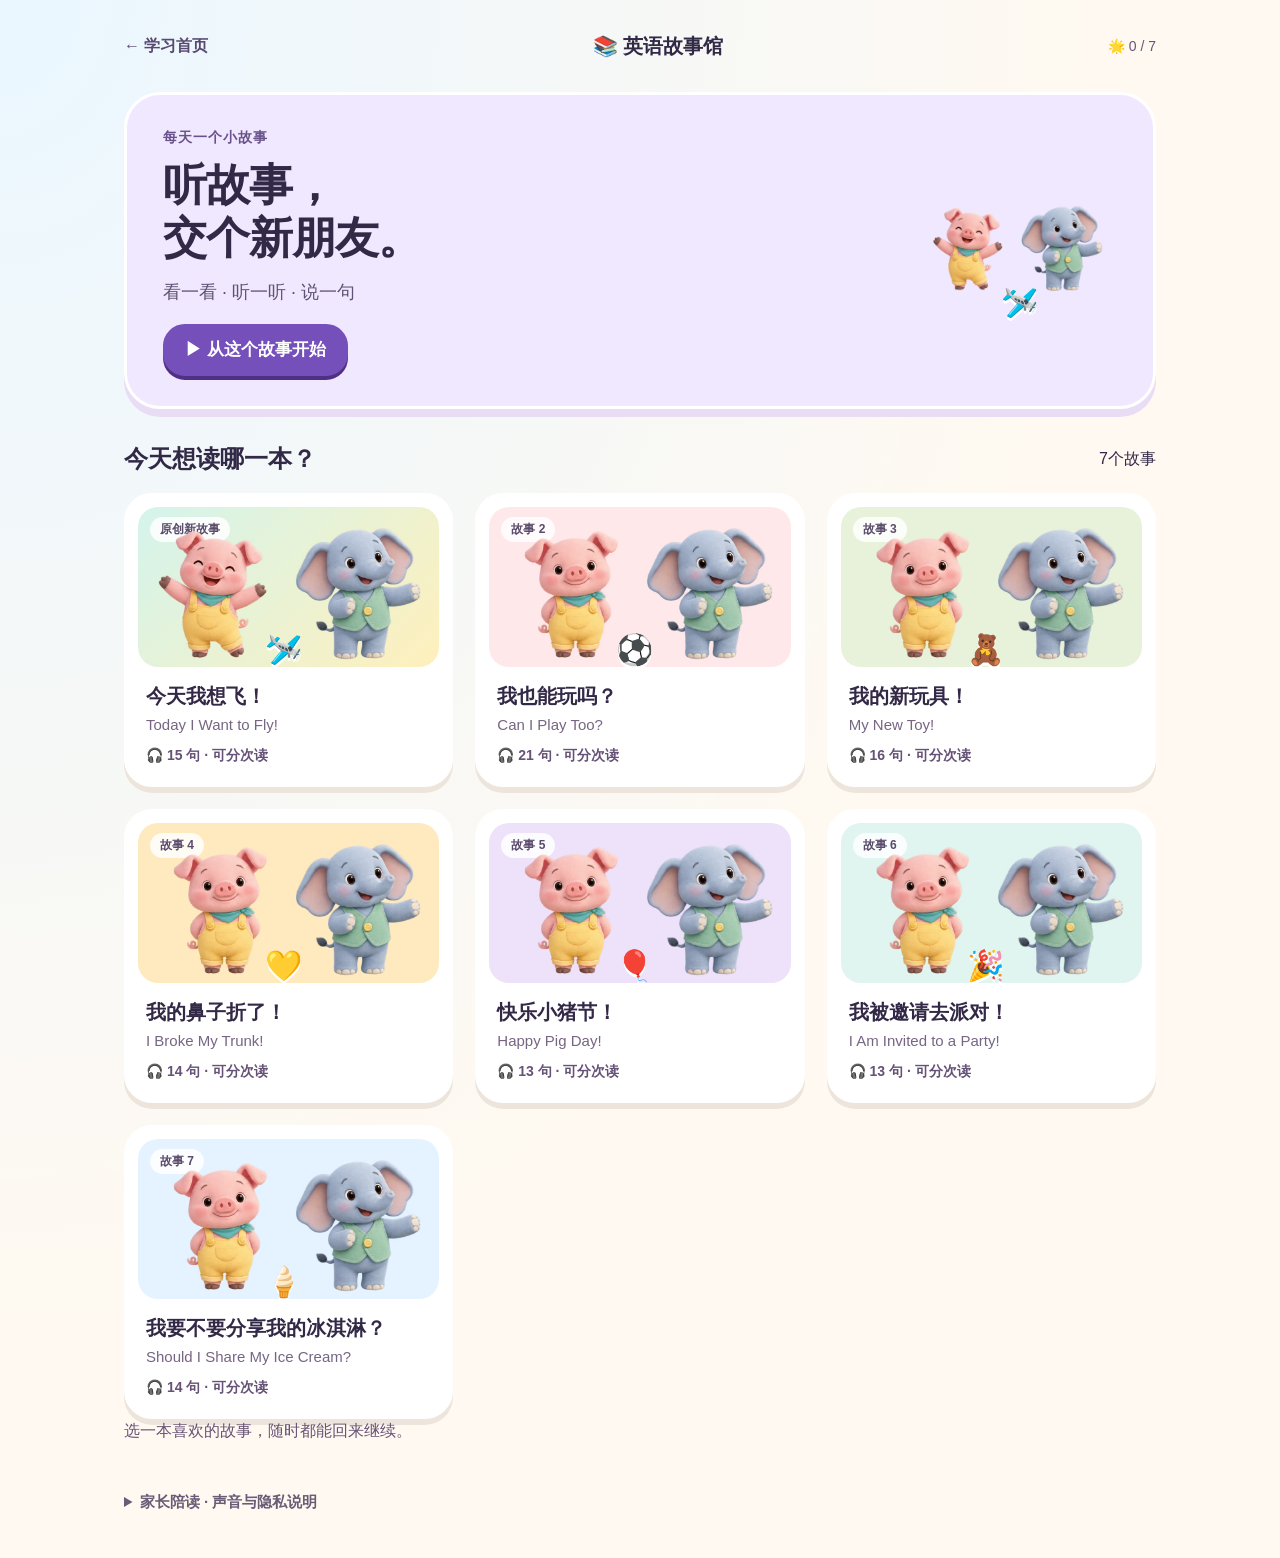
<file: english-story.html>
<!DOCTYPE html>
<html lang="zh-CN">
<head>
<meta charset="UTF-8">
<meta name="viewport" content="width=device-width,initial-scale=1.0,viewport-fit=cover">
<meta name="theme-color" content="#f0e8ff">
<meta name="app-version" content="story-theater-v3">
<title>英语绘本故事馆 · 看图听故事</title>
<style>
*{box-sizing:border-box;margin:0;padding:0}
body{font-family:-apple-system,BlinkMacSystemFont,"PingFang SC","Microsoft YaHei",sans-serif;line-height:1.5}
#app{margin:auto}
/* 舞台 / 插图 */
.stage{position:relative;border-radius:22px;overflow:hidden;margin-bottom:14px;
  background:var(--scene-bg,#EAF2FF);min-height:360px}
.stage svg.scene-bg{display:block;width:100%;height:100%;position:absolute;inset:0}
.stage .caption{position:absolute;left:0;right:0;top:0;z-index:4;
  background:linear-gradient(to bottom,rgba(28,18,48,.6),rgba(28,18,48,0));
  color:#FFF;font-size:12.5px;font-weight:700;padding:9px 14px 18px;
  text-shadow:0 1px 3px rgba(0,0,0,.45)}
.stage .tap-hint{position:absolute;right:10px;bottom:9px;z-index:4;font-size:11px;font-weight:700;
  color:#4C4463;background:rgba(255,255,255,.88);padding:3px 10px;border-radius:11px;
  box-shadow:0 2px 8px rgba(70,45,120,.12)}

/* 两个固定卡位：左槽 / 右槽，永不重叠 */
.stage .actor{position:absolute;bottom:12px;z-index:2;width:31%;
  display:flex;flex-direction:column;align-items:center}
.stage .actor.slot-l{left:2%}
.stage .actor.slot-r{right:2%}
.stage .actor .art{width:100%;max-width:138px;aspect-ratio:1;
  filter:drop-shadow(0 9px 14px rgba(40,25,70,.28))}
.stage .actor .art svg{width:100%;height:100%;display:block}
.stage .actor.mirror .art svg{transform:scaleX(-1)}
.stage .actor .tag{margin-top:5px;font-size:11px;font-weight:800;color:#FFF;
  padding:2px 11px;border-radius:11px;letter-spacing:.4px;white-space:nowrap;
  box-shadow:0 3px 9px rgba(40,25,70,.24)}
.stage .actor.talking .art{animation:bob .75s ease-in-out infinite}
.stage .actor.mirror.talking .art{animation-name:bob}
@keyframes bob{0%,100%{transform:translateY(0) rotate(0)}25%{transform:translateY(-9px) rotate(-2deg)}50%{transform:translateY(-13px) rotate(0)}75%{transform:translateY(-9px) rotate(2deg)}}
.stage .actor.mirror.talking .art svg{transform:scaleX(-1)}
.stage .actor:not(.talking) .art{animation:breathe 3.6s ease-in-out infinite}
@keyframes breathe{0%,100%{transform:translateY(0)}50%{transform:translateY(-3px)}}
@media (prefers-reduced-motion:reduce){.stage .actor .art{animation:none}}

/* 气泡：只出现在正在说话的角色头顶，空间独占，绝不叠字 */
.stage .say{position:absolute;z-index:3;top:38px;width:46%;max-width:290px;
  background:#FFF;border-radius:17px;padding:10px 13px 11px;
  border:4px solid var(--c-accent,#A66CFF);
  box-shadow:0 10px 26px rgba(70,45,120,.28);cursor:pointer;
  transition:transform .16s,box-shadow .16s;
  animation:popIn .38s cubic-bezier(.34,1.56,.64,1)}
@keyframes popIn{0%{transform:scale(.7);opacity:0}60%{transform:scale(1.06)}100%{transform:scale(1);opacity:1}}
.stage .say:hover{transform:scale(1.03);box-shadow:0 12px 28px rgba(70,45,120,.3)}
.stage .say:active{transform:scale(.97)}
.stage .say.bub-l{left:2%}
.stage .say.bub-r{right:2%}
.stage .say::after{content:'';position:absolute;bottom:-12px;width:0;height:0;
  border-left:9px solid transparent;border-right:9px solid transparent;
  border-top:12px solid var(--c-accent,#A66CFF)}
.stage .say::before{content:'';position:absolute;bottom:-7px;width:0;height:0;z-index:1;
  border-left:7px solid transparent;border-right:7px solid transparent;
  border-top:9px solid #FFF}
.stage .say.bub-l::after,.stage .say.bub-l::before{left:26%}
.stage .say.bub-r::after,.stage .say.bub-r::before{right:26%}
.stage .say .hdr{display:flex;align-items:center;gap:6px;margin-bottom:3px}
.stage .say .nm{font-size:10.5px;font-weight:800;letter-spacing:.5px;text-transform:uppercase}
.stage .say .tn{font-size:9.5px;font-weight:700;padding:1px 7px;border-radius:8px}
.stage .say .en{font-size:15px;font-weight:800;color:#2B2440;line-height:1.3}
.stage .say .cn{font-size:11px;color:#7B7392;margin-top:3px;line-height:1.35}

/* 静止态：没人在说话时，两个角色都安静站着 */
.stage .quiet-tip{position:absolute;left:50%;bottom:12px;transform:translateX(-50%);z-index:3;
  font-size:12px;font-weight:700;color:#5B5170;background:rgba(255,255,255,.9);
  padding:5px 14px;border-radius:14px;box-shadow:0 3px 10px rgba(70,45,120,.14)}


</style>
<link rel="stylesheet" href="story-child.css?v=3">
<script src="story-data.js?v=1" defer></script>
<script src="story-picture.js?v=3" defer></script>
<script src="story-child.js?v=3" defer></script>
<script src="story-theater.js?v=3" defer></script>
</head>
<body>
<div id="app"><p style="padding:32px">正在打开故事馆…</p><noscript>请开启浏览器的 JavaScript 后使用绘本点读。</noscript></div>
</body>
</html>
</file>
<file: story-child.css>
/* Child reader, zero external fonts/images/dependencies. */
body{background:radial-gradient(ellipse at top left,#eaf7ff,transparent 60%),#fff9f1;color:#322947}
#app{max-width:1080px;padding:0 24px 32px;gap:22px}
[hidden]{display:none!important}
.kid-head{display:flex;align-items:center;justify-content:space-between;gap:16px;padding:22px 0}
.kid-head a{color:#574970;text-decoration:none;font-weight:750;display:flex;align-items:center;min-height:48px}
.kid-brand{font-weight:850;font-size:20px}.kid-count{color:#675678;font-size:14px}
.kid-hero{display:grid;grid-template-columns:1fr auto;align-items:center;gap:24px;padding:30px 36px;background:#f0e8ff;border:3px solid white;border-radius:36px;box-shadow:0 8px 0 #e8ddf4}
.kid-hero h1{font-size:clamp(28px,4vw,44px);line-height:1.2;margin:10px 0 14px;letter-spacing:-1px}
.kid-hero p{font-size:18px;color:#615274}.kid-hero .hero-art{width:200px}.hero-art svg{width:100%;height:auto}
.kid-eyebrow{font-size:14px;color:#69528b;font-weight:800;letter-spacing:1px}
.kid-btn{font:800 17px/1.25 inherit;font-family:inherit;font-size:17px;font-weight:800;min-height:52px;padding:12px 20px;border:2px solid #e3daed;border-radius:22px;background:white;color:#51416a;cursor:pointer;box-shadow:0 4px 0 #e7dfee;transition:transform .12s}
.kid-btn.primary{background:#7550ba;color:#fff;border-color:#7550ba;box-shadow:0 4px 0 #503084}
.kid-btn:active{transform:translateY(3px);box-shadow:none}.kid-btn:disabled{opacity:.45;cursor:default;box-shadow:none}
button:focus-visible,a:focus-visible,summary:focus-visible,input:focus-visible{outline:3px solid #533594;outline-offset:4px}
.kid-actions{display:flex;gap:12px;flex-wrap:wrap;margin-top:18px}.kid-section-head{display:flex;align-items:center;justify-content:space-between;margin:32px 0 16px;gap:12px}.kid-section-head h2{font-size:24px}
.kid-books{display:grid;grid-template-columns:repeat(3,minmax(0,1fr));gap:22px}
.kid-book{min-width:0;text-align:left;padding:12px 12px 20px;border:2px solid #fff;border-radius:28px;background:#fff;box-shadow:0 6px 0 #ede5db;cursor:pointer;color:#332947;font-family:inherit}
.kid-cover{height:160px;border-radius:20px;background:var(--cover,#e9f2ff);display:grid;place-items:center;position:relative;overflow:hidden}.kid-cover svg{width:88%;height:140px}.kid-cover span{position:absolute;top:10px;left:12px;font-size:12px;font-weight:800;color:#5b4b6c;background:#ffffffd9;border-radius:20px;padding:4px 10px}
.kid-book h3{font-size:20px;line-height:1.3;margin:16px 8px 5px}.kid-book p{font-size:15px;margin:0 8px;color:#776584;line-height:1.4}.kid-book small{display:block;margin:12px 8px 0;color:#655276;font-size:14px;font-weight:750}
.kid-book:hover{border-color:#bea7e0}.kid-help{margin-top:32px;color:#6a5c76;font-size:15px;line-height:1.7}.kid-help summary{min-height:48px;cursor:pointer;font-weight:750;padding:12px 0}.kid-help p{margin:10px 0}
.kid-reader-head{display:flex;gap:16px;align-items:center;margin-bottom:16px}.kid-reader-head h1{font-size:24px;line-height:1.3}.kid-reader-head p{font-size:15px;color:#766183}
.kid-reader-layout{display:grid;grid-template-columns:1.05fr 1fr;gap:24px;align-items:stretch}.kid-reader-layout .stage{min-height:360px;margin:0;border:3px solid white;border-radius:30px;box-shadow:0 8px 0 #dfedf0}
.stage .caption{background:none;color:#526478;text-shadow:none;font-size:16px;padding:16px 18px;line-height:1.5}
.stage .say{top:83px;width:auto;max-width:85%;padding:10px 16px;border-width:2px;box-shadow:0 4px 0 #ffffff66;pointer-events:none;animation:none}
.stage .say .hdr{position:static;background:none;box-shadow:none;padding:0;margin:0;min-height:0}.stage .say .nm{font-size:17px;letter-spacing:0}.stage .say .tn,.stage .say .en,.stage .say .cn,.stage .tap-hint{display:none}
.stage .say{display:none}
.stage .actor{bottom:18px;width:40%}.stage .actor .art{max-width:178px;filter:none}.stage .actor .tag{font-size:14px;padding:4px 12px}.stage .actor .art{animation:none!important}
body.kid-speaking .stage .actor.talking .art{animation:bob 1s ease-in-out infinite!important}
.kid-text{border-radius:30px;background:#fff;border:2px solid #e9deef;padding:26px;display:flex;flex-direction:column;justify-content:center;min-width:0}
#nowCard{background:none;border:0;box-shadow:none;padding:0;margin:0}.kid-speaker{font-size:16px;color:#74617f;font-weight:750;margin-bottom:14px}.kid-sentence{font-size:clamp(27px,3.1vw,36px);line-height:1.5;font-weight:800;overflow-wrap:anywhere}.kid-translation{font-size:20px;line-height:1.6;color:#6c5279;margin-top:12px}
.kid-progress{height:10px;width:100%;accent-color:#8660c5;display:block;margin:14px 0 8px}.kid-status{font-size:16px;min-height:26px;color:#685375;line-height:1.5}.kid-controls{display:grid;grid-template-columns:1fr 1.5fr 1fr;gap:12px;margin-top:22px}.kid-tools{display:flex;flex-wrap:wrap;gap:12px;margin-top:16px;align-items:center}.kid-tools label{display:flex;align-items:center;gap:10px;font-size:16px}.kid-tools select{min-height:48px;background:#fff;border:2px solid #e3daed;border-radius:18px;padding:8px;font:inherit;color:#51416a}
.kid-task{background:#fff;border:2px solid #e9deef;border-radius:30px;padding:26px;margin-top:22px}.kid-task h2{font-size:26px;margin-bottom:12px}.kid-task p{font-size:18px;line-height:1.6}.kid-choices{display:grid;grid-template-columns:repeat(3,minmax(0,1fr));gap:14px;margin:20px 0}.kid-choice{border:2px solid #e3daed;border-radius:24px;padding:10px;background:#fbf8ff;min-width:0}.kid-choice>button:first-child{width:100%;border:0;background:none;min-height:110px;font-family:inherit;color:#423252;font-size:18px;font-weight:800;cursor:pointer}.kid-choice .emoji{display:block;font-size:44px}.kid-choice .kid-btn{width:100%;font-size:15px;padding:8px}.kid-choice.correct{border-color:#318957;background:#eaf8e8}.kid-choice.wrong{border-color:#b16938}
.kid-retell-prompts{display:flex;gap:12px;flex-wrap:wrap;margin:22px 0}.kid-retell-prompts span{flex:1;min-width:140px;background:#f5eefe;border-radius:20px;padding:16px;font-size:19px;font-weight:750}.kid-consent{display:flex;align-items:center;gap:12px;min-height:64px;font-size:17px;margin:16px 0}.kid-consent input{width:24px;height:24px;flex:none}.kid-record-time{font-size:36px;font-weight:800;font-variant-numeric:tabular-nums;margin:18px 0}#kidPlayback{width:100%;margin-top:20px}.kid-notice{color:#684f37;background:#fff0cb;padding:14px 18px;border-radius:18px;margin-top:18px;font-size:16px}
.kid-rest{position:fixed;inset:0;z-index:1000;background:#eee9f8f5;display:grid;place-items:center;padding:24px}.kid-rest section{background:#fff;max-width:480px;padding:36px;border-radius:36px;text-align:center}.kid-rest h2{font-size:32px;margin:18px 0}.kid-rest p{font-size:20px;line-height:1.6}.kid-rest .kid-btn{margin-top:24px}
@media(max-width:760px){#app{padding:0 16px 24px;gap:16px}.kid-head{padding:14px 0;gap:8px}.kid-brand{font-size:17px}.kid-count{font-size:12px}.kid-hero{padding:24px;grid-template-columns:1fr 110px;gap:8px}.kid-hero .hero-art{width:110px}.kid-hero p{font-size:16px}.kid-books{grid-template-columns:repeat(2,minmax(0,1fr));gap:14px}.kid-cover{height:120px}.kid-cover svg{height:105px}.kid-book{padding:8px 8px 16px}.kid-book h3{font-size:18px}.kid-reader-layout{grid-template-columns:1fr}.kid-reader-layout .stage{min-height:270px}.stage .actor .art{max-width:125px}.kid-text{padding:20px}.kid-reader-head h1{font-size:21px}.kid-controls{gap:8px}.kid-controls .kid-btn{padding:12px 4px;font-size:16px}.kid-task{padding:20px}.kid-choices{grid-template-columns:1fr}.kid-choice{display:flex;gap:10px;align-items:center}.kid-choice>button:first-child{min-height:64px;display:flex;align-items:center;gap:12px;text-align:left}.kid-choice .emoji{font-size:34px}.kid-choice .kid-btn{width:80px;flex:none}.kid-help{margin-top:24px}}
@media(max-width:360px){.kid-hero{grid-template-columns:1fr;padding:22px}.kid-hero .hero-art{display:none}.kid-head{flex-wrap:wrap}.kid-books{gap:12px}.kid-cover{height:105px}.kid-book p{font-size:14px}.kid-book h3{margin-left:2px;margin-right:2px}.kid-reader-head{align-items:flex-start;gap:10px}.kid-reader-head .kid-btn{padding:10px}.kid-tools .kid-btn{padding:12px}.stage .say{top:95px}.stage .caption{font-size:15px}}
@media(prefers-reduced-motion:reduce){body.kid-speaking .stage .actor.talking .art{animation:none!important}.kid-btn{transition:none}}

/* Original plush picture-book characters, shared by every story. */
.picture-cover{position:relative;display:flex;align-items:center;justify-content:center;width:100%;height:100%;padding:10px 8px}
.picture-sprite{display:block;flex:0 1 50%;aspect-ratio:1;background-image:url('assets/story-v2/characters.webp');background-size:400% 200%;background-repeat:no-repeat}
.picture-sprite.pig{background-position:0 0}.picture-sprite.elephant{background-position:0 100%}
.picture-sprite.pose-1{background-position-x:33.33333%}.picture-sprite.pose-2{background-position-x:66.66667%}.picture-sprite.pose-3{background-position-x:100%}
.picture-prop{position:absolute;bottom:6%;left:42%;font-size:30px;filter:drop-shadow(0 3px 0 white)}
.hero-art{height:170px}.kid-cover>.picture-cover{padding-top:18px}.kid-cover .picture-cover i{position:static}
.kid-book:first-child .kid-cover{background:linear-gradient(135deg,#d4f4ec,#fff0bc)}
.kid-reader-layout{grid-template-columns:1fr}.kid-reader-layout .stage{min-height:0;aspect-ratio:16/9}
.kid-reader-layout .stage{aspect-ratio:auto}.stage canvas{display:block;width:100%;height:auto;aspect-ratio:16/9;object-fit:contain}.kid-text{padding:22px 28px}
.theater-card{padding:24px;background:#fff;border:2px solid #e8dff0;border-radius:32px;box-shadow:0 7px 0 #e9e2ef}
.theater-top{display:flex;gap:12px;justify-content:space-between;color:#67537b;font-size:17px;font-weight:800;margin-bottom:16px}
.theater-screen{border:4px solid #fff3ce;border-radius:26px;overflow:hidden;background:#e6f4ed;box-shadow:0 5px 0 #eadcc0}
.theater-screen canvas{display:block;width:100%;height:auto;aspect-ratio:16/9;object-fit:contain}.theater-screen canvas:fullscreen{background:#e6f4ed;width:100vw;height:100vh;object-fit:contain}
.theater-script{margin-top:24px;padding:22px;background:#f5f0ff;border-radius:24px}.theater-script .kid-speaker{margin-bottom:8px}
.theater-script details{margin-top:14px;font-size:18px;color:#67537b}.theater-script summary{cursor:pointer;min-height:48px;padding:10px 0}.theater-script details p{font-size:20px}
.theater-steps{display:flex;gap:10px;flex-wrap:wrap;margin-top:24px}.theater-steps span{background:#fff0ca;padding:12px 16px;border-radius:18px;font-size:17px;font-weight:750}
.theater-toggle{display:flex;gap:12px;align-items:center;font-size:17px;min-height:52px}.theater-toggle input{width:24px;height:24px;flex:none}
.theater-meter{display:flex;gap:18px;align-items:center;flex-wrap:wrap;margin:22px 0 14px;font-size:20px;font-weight:800;font-variant-numeric:tabular-nums}.theater-meter meter{width:140px;height:22px}
.theater-privacy{font-size:15px;color:#766585;line-height:1.7;margin-top:14px}.theater-fallback{margin-top:24px;padding-top:16px;border-top:2px dashed #e8dff0}.theater-fallback summary{min-height:48px;cursor:pointer;color:#67537b;padding:12px 0}
#theaterResult{padding:22px;background:#eaf7ed;border-radius:24px;margin-top:24px}#theaterResult h2{font-size:24px;margin-bottom:10px}#theaterPlayback{display:block;width:100%;aspect-ratio:16/9;background:#254545;border-radius:20px;margin-top:18px}
@media(max-width:760px){.kid-reader-layout .stage{min-height:0}.theater-card{padding:14px}.theater-top{font-size:15px}.theater-script{padding:18px}.theater-card .kid-actions{gap:10px}.theater-card .kid-btn{flex:1 1 auto}.hero-art{height:115px}.picture-prop{font-size:24px}#theaterResult{padding:14px}}
.theater-recording #theaterStart{display:none}
@media(max-width:760px){.theater-recording .theater-record-controls{position:fixed;bottom:0;left:0;right:0;z-index:20;padding:12px 16px calc(14px + env(safe-area-inset-bottom));background:#fffaf2f5;border-top:2px solid #e9dff0;box-shadow:0 -4px 16px #58407018;display:grid;grid-template-columns:1fr 1fr}.theater-recording #theaterNext{grid-column:1/-1;grid-row:1}.theater-recording .theater-card{padding-bottom:150px}}
</file>
